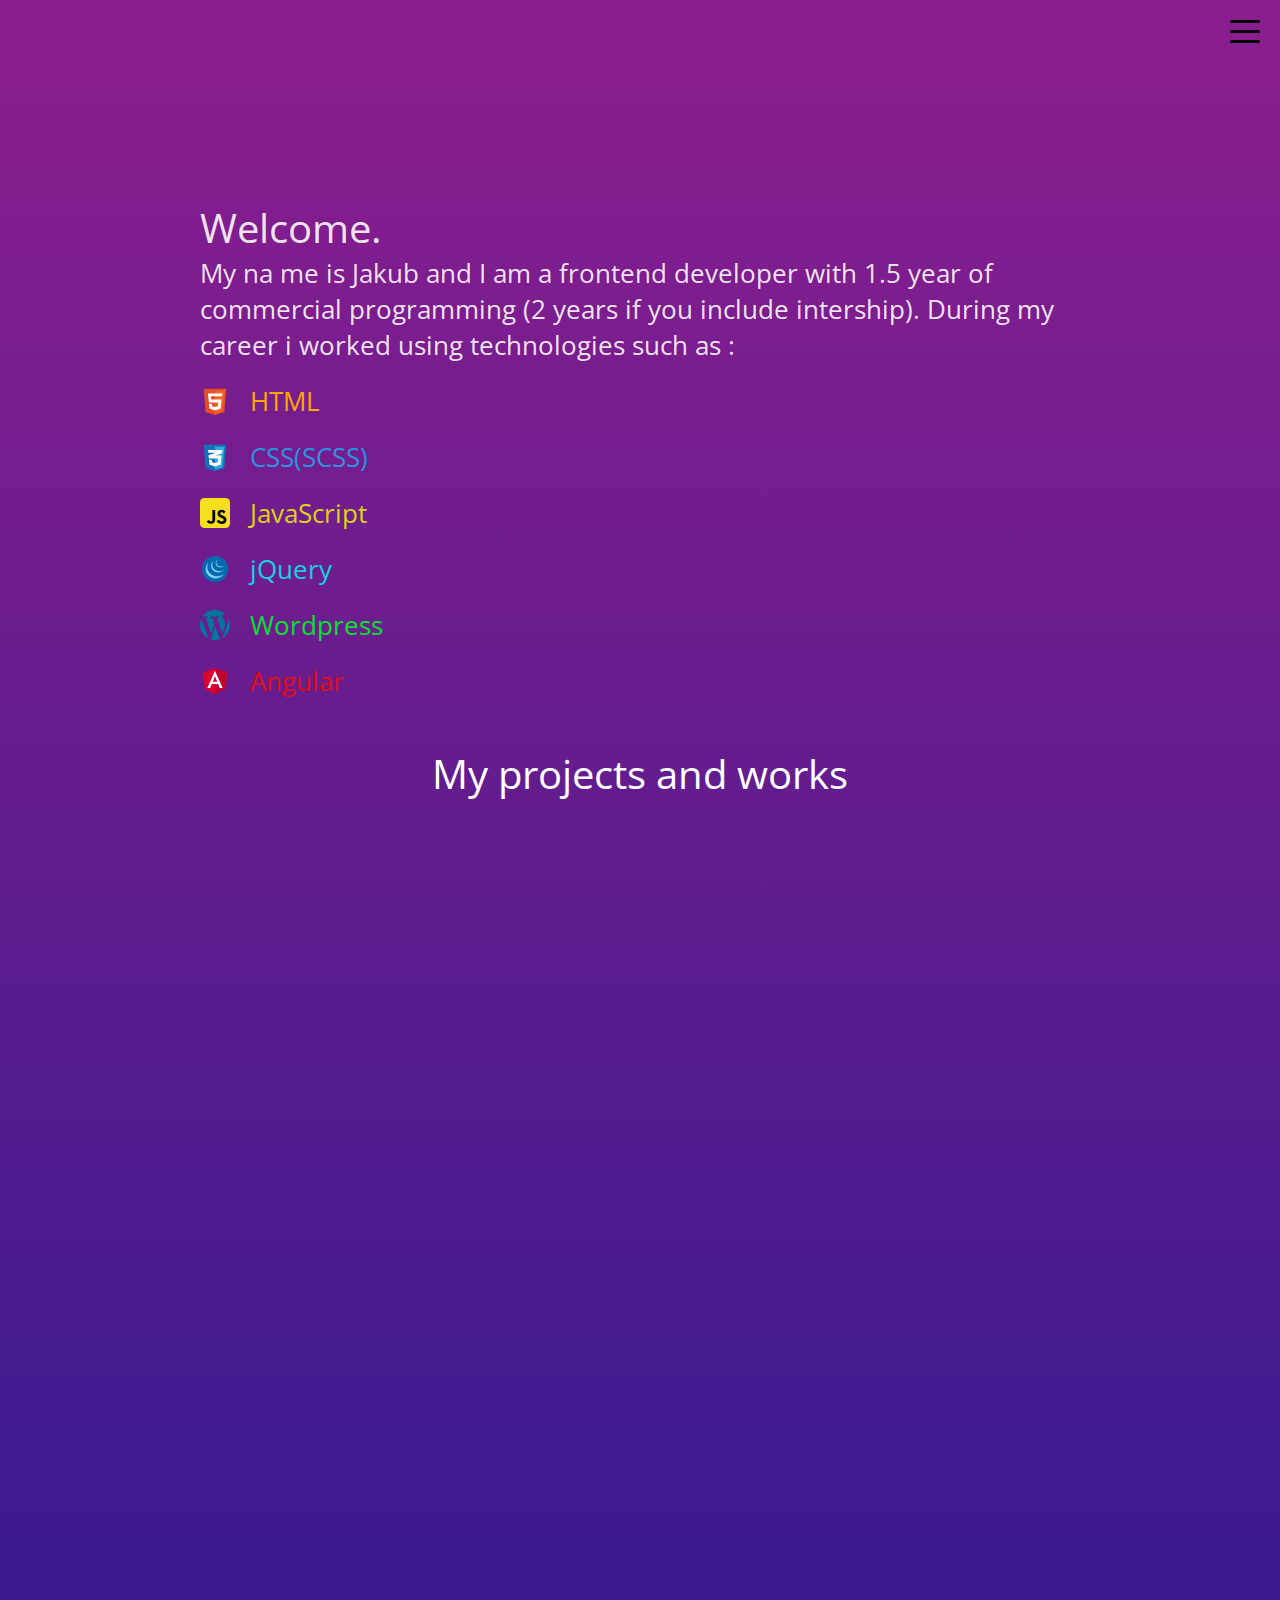
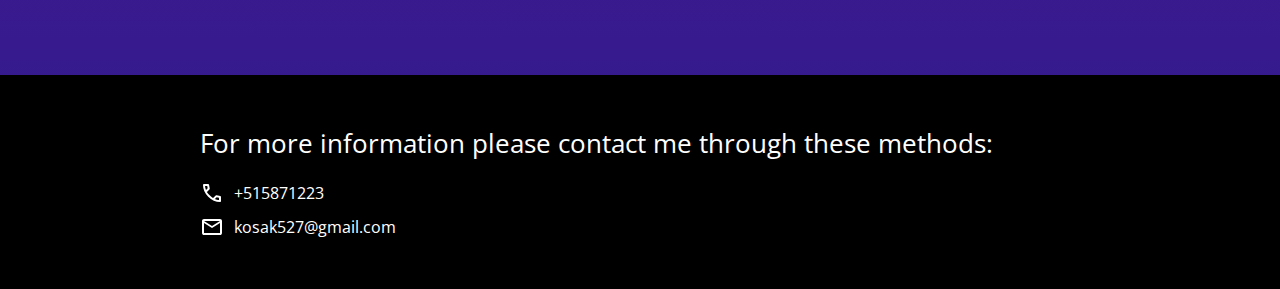
<file: index.html>
<!DOCTYPE html>
<html lang="en">

<head>
   <meta charset="UTF-8" />
   <meta name="viewport" content="width=device-width, initial-scale=1.0" />
   <link rel="stylesheet" href="styles.css" />
   <link rel="preconnect" href="https://fonts.googleapis.com" />
   <link rel="preconnect" href="https://fonts.gstatic.com" crossorigin />
   <link href="https://fonts.googleapis.com/css2?family=Open+Sans:wght@600&family=Victor+Mono&display=swap"
      rel="stylesheet" />
   <script src="https://cdn.jsdelivr.net/npm/gsap@3.12.5/dist/gsap.min.js"></script>
   <title>Jakub Kosakowski - portfolio</title>
</head>

<body>
   <!-- <div class="preloader"></div> -->
   <nav class="nav">
      <div class="logo"></div>
      <div class="menu_btn dot">
         <span></span><span></span><span></span>
      </div>

   </nav>

   <div class="menu">
      <div class="menu_items_cont">
         <div class="single_item_cont dot">
            <div class="single_item">
               <div class="start_state">Home</div>
               <div class="hover_state">(Home)</div>
            </div>
         </div>


         <div class="single_item_cont dot">
            <a href="./components/gallery/index.html" class="single_item">
               <div class="start_state">Gallery</div>
               <div class="hover_state">(Gallery)</div>
            </a>
         </div>
         <div class="single_item_cont dot">
            <a class="single_item" href="/games/guessCard/index.html">
               <div class="start_state">Memory Game</div>
               <div class="hover_state">(Memory Game)</div>
            </a>
         </div>
         <div class="single_item_cont dot">
            <a class="single_item" href="/components/cart/index.html">
               <div class="start_state">Cart</div>
               <div class="hover_state">(Cart)</div>
            </a>
         </div>
         <div class="single_item_cont dot">
            <a class="single_item" href="/components/quote/index.html">
               <div class="start_state">Quote</div>
               <div class="hover_state">(Quote)</div>
            </a>
         </div>
      </div>
   </div>


   <div class="wrapper">
      <div class="main_section">
         <div class="left_side">
            <div class="title">Welcome.</div>
            <div class="desc">
               My na me is Jakub and I am a frontend developer with 1.5 year of commercial programming (2 years
               if
               you include intership). During my career i worked using technologies such as :
               <div class="desc_tech">
                  <div>
                     <img src="./img/html-5-svgrepo-com.svg" alt="">
                     <span>HTML</span>
                  </div>
                  <div>
                     <img src="./img/css-3-svgrepo-com.svg" alt="">
                     <span>CSS(SCSS)</span>
                  </div>
                  <div>
                     <img src="./img/javascript-svgrepo-com.svg" alt="">
                     <span>JavaScript</span>
                  </div>
                  <div>
                     <img src="./img/jquery-svgrepo-com.svg" alt="">
                     <span>jQuery</span>
                  </div>
                  <div>
                     <img src="./img/wordpress-color-svgrepo-com.svg" alt="">
                     <span>Wordpress</span>
                  </div>
                  <div>
                     <img src="./img/angular-svgrepo-com.svg" alt="">
                     <span>Angular</span>
                  </div>

               </div>




            </div>
            <div class="icons">

            </div>
         </div>
         <!-- <div class="right_side">
            <img src="./img/ja.png" alt="ja">
         </div> -->
      </div>
   </div>


   <div class="wrapper">
      <div class="projects_wrapper">

         <div class="projects_title anim">
            My projects and works
         </div>
         <div class="other_projects anim">
            <div class="single_project anim">
               <div class="project_content">
                  <div class="title">Vinmark</div>
                  <div class="desc">Simple one page website made for one of my acquaintance. It is made on WP with
                     custom template and few plugins, mainly using ACF for content editing</div>
                  <div class="links">
                     <a href="" class="link">link</a>
                  </div>
               </div>

            </div>
            <div class="single_project anim">
               <div class="project_content">
                  <div class="title">Memory Game</div>
                  <div class="desc">A simple card game involving finding all the pairs of cards on the page. All cards
                     are mixed and randomly distributed across the board</div>
                  <div class="links">
                     <a href="./games/guessCard/index.html" class="link">link</a>
                     <a href="https://github.com/Kosak001/Portfolio/tree/main/games/guessCard" class="link">github</a>
                  </div>
               </div>
            </div>
            <div class="single_project anim">
               <div class="project_content">
                  <div class="title">Gallery</div>
                  <div class="desc">Gallery component with nine pictures. After clicking on any of them it opens modal
                     with those photos for user to swipe through them</div>
                  <div class="links">
                     <a href="./components/gallery/index.html" class="link">link</a>
                     <a href="https://github.com/Kosak001/Portfolio/tree/main/components/gallery"
                        class="link">github</a>
                  </div>
               </div>
            </div>
            <div class="single_project anim">
               <div class="project_content">
                  <div class="title">Quote</div>
                  <div class="desc">Advice generator app - A simple project that use the Advice Slip API to generate
                     random quotes of advice.</div>
                  <div class="links">
                     <a href="./components/quote/index.html" class="link">link</a>
                     <a href="https://github.com/Kosak001/Portfolio/tree/main/components/quote" class="link">github</a>
                  </div>
               </div>
            </div>
            <div class="single_project anim">
               <div class="project_content">
                  <div class="title">FAQ Accordion</div>
                  <div class="desc">Page with accordions. There is more info about me.</div>
                  <div class="links">
                     <a href="./components/faq/index.html" class="link">link</a>
                     <a href="https://github.com/Kosak001/Portfolio/tree/main/components/faq" class="link">github</a>
                  </div>
               </div>
            </div>
            <div class="single_project anim">
               <div class="project_content">
                  <div class="title">Cart</div>
                  <div class="desc">Project with simple cart and few products. JSON file used for populating the DOM
                     dynamically</div>
                  <div class="links">
                     <a href="./components/cart/index.html" class="link">link</a>
                     <a href="https://github.com/Kosak001/Portfolio/tree/main/components/cart" class="link">github</a>
                  </div>
               </div>
            </div>

         </div>

      </div>
   </div>

   <!-- <div class="square_bgc_1">

   </div>
   <div class="square_bgc_2">

   </div> -->

   <div class="footer">
      <div class="wrapper">

         <div class="contact_info">
            <div class="desc">
               For more information please contact me through these methods:
            </div>
            <div class="phone">

               <a href="tel:+48515871223"> <svg xmlns="http://www.w3.org/2000/svg" height="24" viewBox="0 -960 960 960"
                     width="24">
                     <path
                        d="M798-120q-125 0-247-54.5T329-329Q229-429 174.5-551T120-798q0-18 12-30t30-12h162q14 0 25 9.5t13 22.5l26 140q2 16-1 27t-11 19l-97 98q20 37 47.5 71.5T387-386q31 31 65 57.5t72 48.5l94-94q9-9 23.5-13.5T670-390l138 28q14 4 23 14.5t9 23.5v162q0 18-12 30t-30 12ZM241-600l66-66-17-94h-89q5 41 14 81t26 79Zm358 358q39 17 79.5 27t81.5 13v-88l-94-19-67 67ZM241-600Zm358 358Z" />
                  </svg>
                  +515871223</a>
            </div>
            <div class="email">

               <a href="mailto:kosak527@gmail.com">
                  <svg xmlns="http://www.w3.org/2000/svg" height="24" viewBox="0 -960 960 960" width="24">
                     <path
                        d="M160-160q-33 0-56.5-23.5T80-240v-480q0-33 23.5-56.5T160-800h640q33 0 56.5 23.5T880-720v480q0 33-23.5 56.5T800-160H160Zm320-280L160-640v400h640v-400L480-440Zm0-80 320-200H160l320 200ZM160-640v-80 480-400Z" />
                  </svg>kosak527@gmail.com</a>
            </div>
         </div>
      </div>
   </div>


   <script src="script.js"></script>
</body>

</html>
</file>
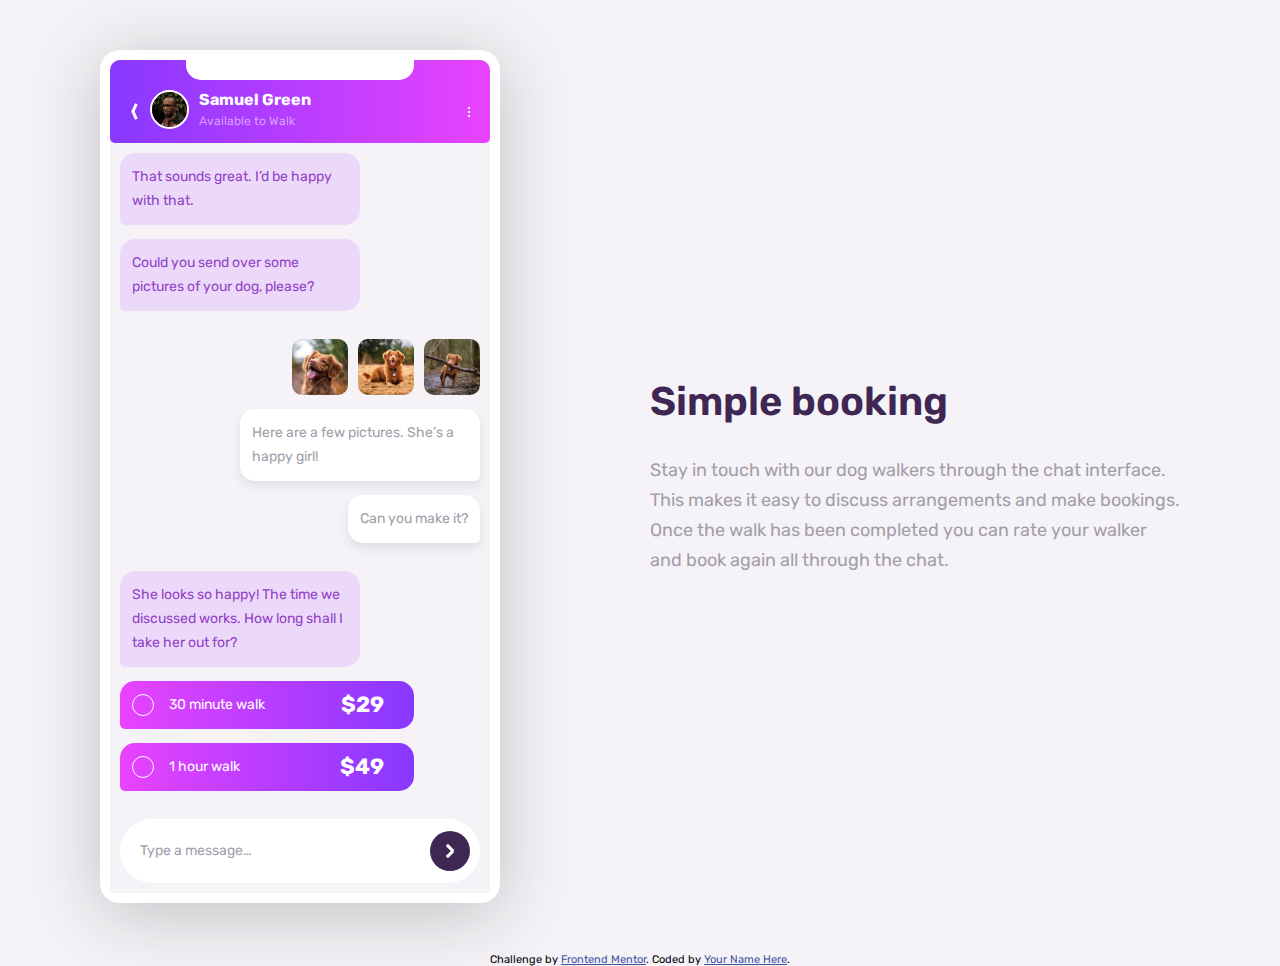
<file: components/chat-app-css/index.html>
<!DOCTYPE html>
<html lang="en">

<head>
  <meta charset="UTF-8">
  <meta name="viewport" content="width=device-width, initial-scale=1.0">
  <!-- displays site properly based on user's device -->

  <link rel="icon" type="image/png" sizes="32x32" href="./images/favicon-32x32.png">

  <title>Frontend Mentor | [Challenge Name Here]</title>
  <link rel="preconnect" href="https://fonts.googleapis.com">
  <link rel="preconnect" href="https://fonts.gstatic.com" crossorigin>
  <link href="https://fonts.googleapis.com/css2?family=Rubik:ital,wght@0,300..900;1,300..900&display=swap"
    rel="stylesheet">
  <!-- Feel free to remove these styles or customise in your own stylesheet 👍 -->
  <style>
    .attribution {
      font-size: 11px;
      text-align: center;
    }

    .attribution a {
      color: hsl(228, 45%, 44%);
    }
  </style>
  <link rel="stylesheet" href="styles.css">
</head>

<body>
  <div class="container">
    <div class="content">
      <div class="phone_shape">
        <div class="phone_top_shape">

        </div>
        <div class="phone_content">
          <div class="user">
            <div class="back_icon">
              <span></span>
              <span></span>
            </div>
            <div class="user_img">
              <img src="./images/avatar.jpg" alt="">
            </div>
            <div class="user_info">
              <div class="user_name">
                Samuel Green
              </div>
              <div class="user_desc">
                Available to Walk
              </div>
            </div>
            <div class="user_dots">
              <span></span>
              <span></span>
              <span></span>
            </div>
          </div>
          <div class="chats">
            <div class="left_message">
              That sounds great. I’d be happy with that.
            </div>
            <div class="left_message">
              Could you send over some pictures of your dog, please?
            </div>
            <div class="right_message_img">
              <img src="./images/dog-image-1.jpg" alt=""><img src="./images/dog-image-2.jpg" alt=""><img
                src="./images/dog-image-3.jpg" alt="">
            </div>
            <div class="right_message">
              Here are a few pictures. She’s a happy girl!
            </div>
            <div class="right_message">
              Can you make it?
            </div>
            <div class="left_message">
              She looks so happy! The time we discussed works. How long shall I take her out for?
            </div>
            <div class="left_message second_pattern">
              <span>
                30 minute walk
              </span>
              <span>
                $29
              </span>
            </div>
            <div class="left_message second_pattern">
              <span>
                1 hour walk
              </span>
              <span>
                $49
              </span>
            </div>
            <div class="new_message">
              <div class="new_message_text">
                Type a message…
              </div>
              <div class="new_message_btn"></div>
            </div>
          </div>

        </div>
      </div>

      <div class="desc_content">
        <div class="desc_content_title">
          Simple booking
        </div>
        <div class="desc_content_text">
          Stay in touch with our dog walkers through the chat interface. This makes it easy to
          discuss arrangements and make bookings. Once the walk has been completed you can rate
          your walker and book again all through the chat.
        </div>
      </div>
    </div>

  </div>


















  <div class="attribution">
    Challenge by <a href="https://www.frontendmentor.io?ref=challenge" target="_blank">Frontend Mentor</a>.
    Coded by <a href="#">Your Name Here</a>.
  </div>
</body>

</html>
</file>
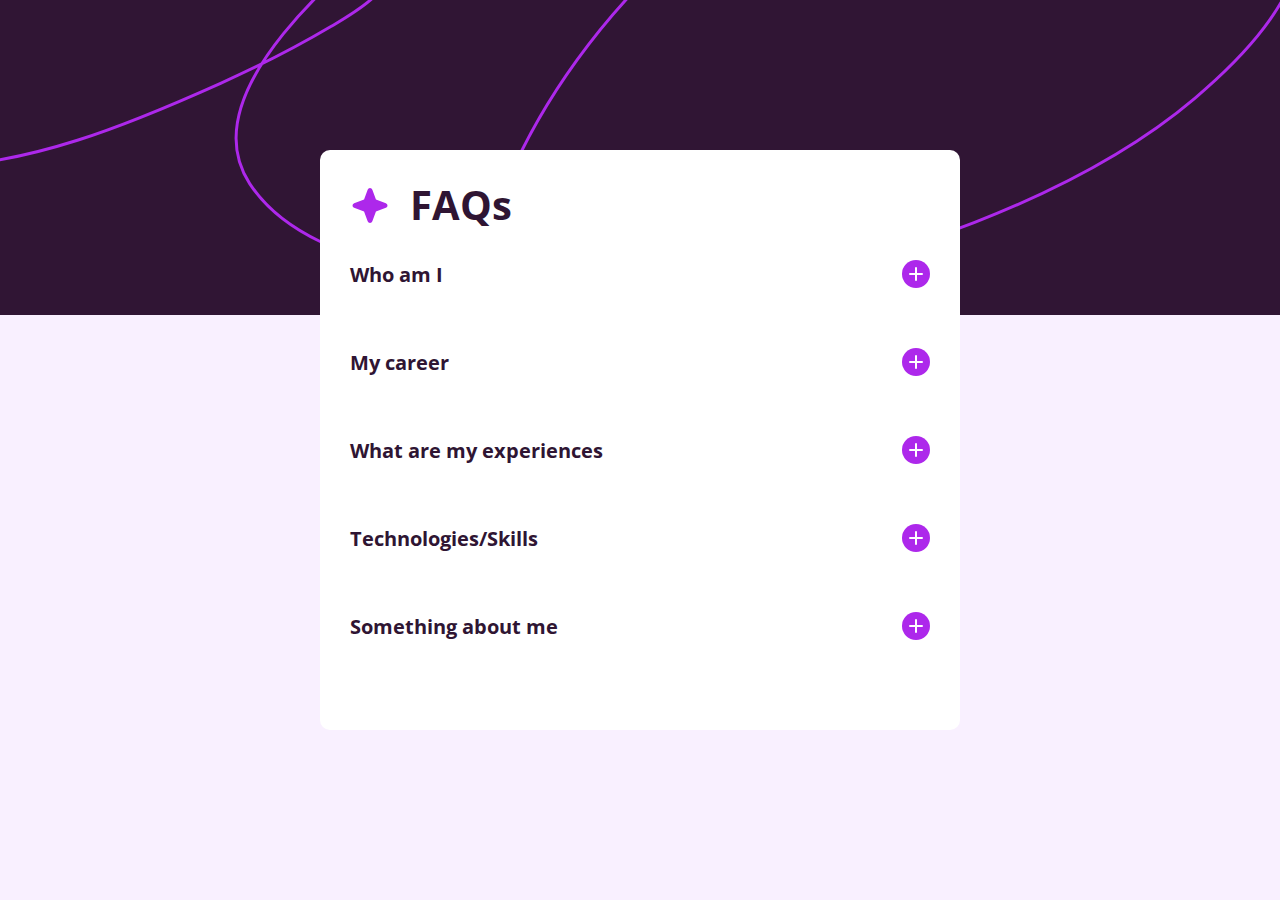
<file: components/faq/index.html>
<!DOCTYPE html>
<html lang="en">

<head>
  <meta charset="UTF-8">
  <meta name="viewport" content="width=device-width, initial-scale=1.0">
  <!-- displays site properly based on user's device -->
  <link rel="preconnect" href="https://fonts.googleapis.com">
  <link rel="preconnect" href="https://fonts.gstatic.com" crossorigin>
  <link href="https://fonts.googleapis.com/css2?family=Open+Sans:ital,wght@0,300..800;1,300..800&display=swap"
    rel="stylesheet">

  <link rel="stylesheet" href="styles.css">
  <title>Frontend Mentor | FAQ accordion</title>

  <!-- Feel free to remove these styles or customise in your own stylesheet 👍 -->
  <style>

  </style>
</head>

<body>
  <div class="container">
    <div class="bgc"></div>
    <div class="card">
      <div class="title">
        <img src="../faq/assets/images/icon-star.svg" alt="">
        <span>FAQs</span>
      </div>

      <div class="accordions_cont">
        <div class="accordion">
          <div class="acc_title">Who am I
            <div class="img_cont">
              <span class="line_one"></span>
              <span class="line_two"></span>
            </div>
          </div>
          <div class="acc_content">
            Jakub, currently 25 years old, I live near a town called Nowy Sącz where i studied IT
          </div>
        </div>
        <div class="accordion">
          <div class="acc_title">My career
            <div class="img_cont">
              <span class="line_one"></span>
              <span class="line_two"></span>
            </div>
          </div>
          <div class="acc_content">
            I worked 1.5 year in a company in the city mentioned earlier as web developer. Before that I had an
            intership in the same
            place(which was bassicaly the same as work but without a pay) to gain experience
          </div>
        </div>
        <div class="accordion">
          <div class="acc_title">What are my experiences
            <div class="img_cont">
              <span class="line_one"></span>
              <span class="line_two"></span>
            </div>
          </div>
          <div class="acc_content"> I have participated in many projects both foreign and domestic.
            I mainly worked with CMS Wordpress. Many plugins like ACF, Yoast and Woocommerce are not new to me.
            I also took part in a few Angular projects. I am proficient with checking websites/apps by either manual
            testing or by framework like cypress as I did it quite often During international projects I had opportunity
            to contact with
            many poeple through programs such as Jira, Trello or Google meetings for daily updates.
          </div>
        </div>
        <div class="accordion">
          <div class="acc_title">Technologies/Skills
            <div class="img_cont">
              <span class="line_one"></span>
              <span class="line_two"></span>
            </div>
          </div>
          <div class="acc_content">I am proficient with using HTML and CSS with preprocessor SCSS - created many pages
            from scratch, animations and cool effects.
            <br> <br>
            Decent with JS and PHP(in WP enviroment) - I worked with many libraries such as: threejs, jQuery, swiper,
            lightbox, parsley itd.
            <br> <br>
            JS Frameworks - Beginner as I only worked with these technologies a little, either at work or at university.
            <br> <br>
            English - I think I'm at B2 level, enough to understand documentations or converse with foreigners.
          </div>
        </div>
        <div class="accordion">
          <div class="acc_title">Something about me
            <div class="img_cont">
              <span class="line_one"></span>
              <span class="line_two"></span>
            </div>
          </div>
          <div class="acc_content">I am young easygoing person, mostly calm and composed, there are no fights with me
            cause i am not seekeing them(quote from somewhere, I don't remember where I know it from but it describes me
            well). I am always keen to learning new things, not only in field of programming but also others like
            cultures
            and history. In my freetime i like to meet with friends to play some games or simply talk. I am also
            interested in doing sports, playing outdoor or going to the gym.
          </div>
        </div>

      </div>
    </div>
  </div>
  <script src="script.js"></script>
</body>

</html>
</file>
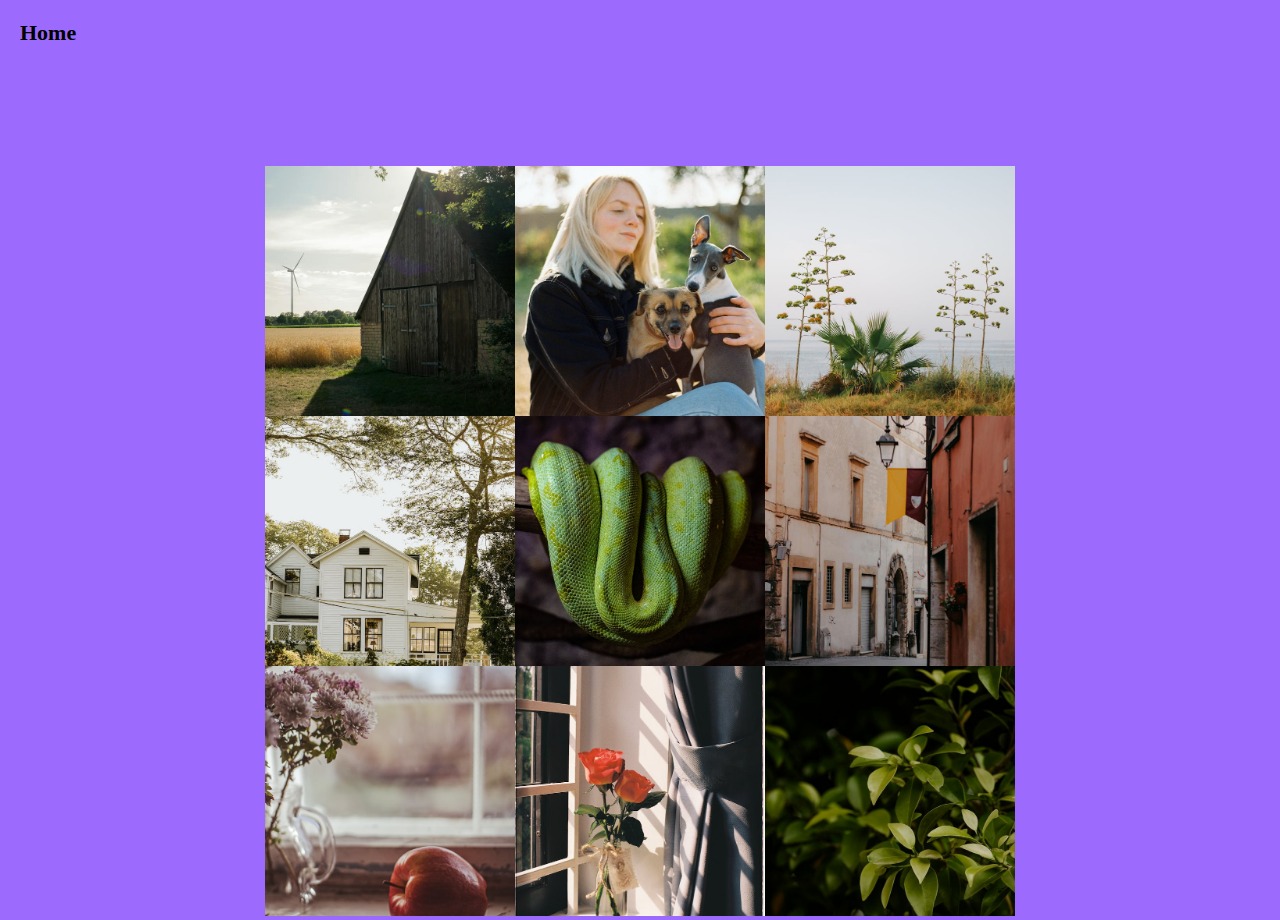
<file: components/gallery/index.html>
<!DOCTYPE html>
<html lang="en">

<head>
    <meta charset="UTF-8">
    <meta name="viewport" content="width=device-width, initial-scale=1.0">
    <title>Gallery</title>
    <link rel="stylesheet" href="./styles.css">
    <link rel="stylesheet" href="./swiper-bundle-min.css">
</head>

<body>
    <a class="go_home" href="/">Home</a>
    <div class="gallery_container">
        <div><img src="./img/pexels-alex-fu-12982035.jpg" alt=""></div>
        <div><img src="./img/pexels-alina-skazka-19225765.jpg" alt=""></div>
        <div><img src="./img/pexels-carsten-kohler-17855161.jpg" alt=""></div>
        <div><img src="./img/pexels-leah-kelley-9493792.jpg" alt=""></div>
        <div><img src="./img/pexels-louis-teboul-19137864.jpg" alt=""></div>
        <div><img src="./img/pexels-nati-18374442.jpg" alt=""></div>
        <div><img src="./img/pexels-ruslan-sikunov-19073596.jpg" alt=""></div>
        <div><img src="./img/pexels-stayhereforu-16349257.jpg" alt=""></div>
        <div><img src="./img/pexels-valeriia-miller-18715721.jpg" alt=""></div>
    </div>

    <div class="modal_container">
        <div class="swiper mySwiper">
            <div class="swiper-wrapper">
            </div>
            <div class="swiper-button-next"></div>
            <div class="swiper-button-prev"></div>
        </div>

        <div class="close_icon">
        </div>
    </div>

    <script src="./swiper-bundle.min.js"></script>
    <script src="./main.js"></script>
</body>

</html>
</file>
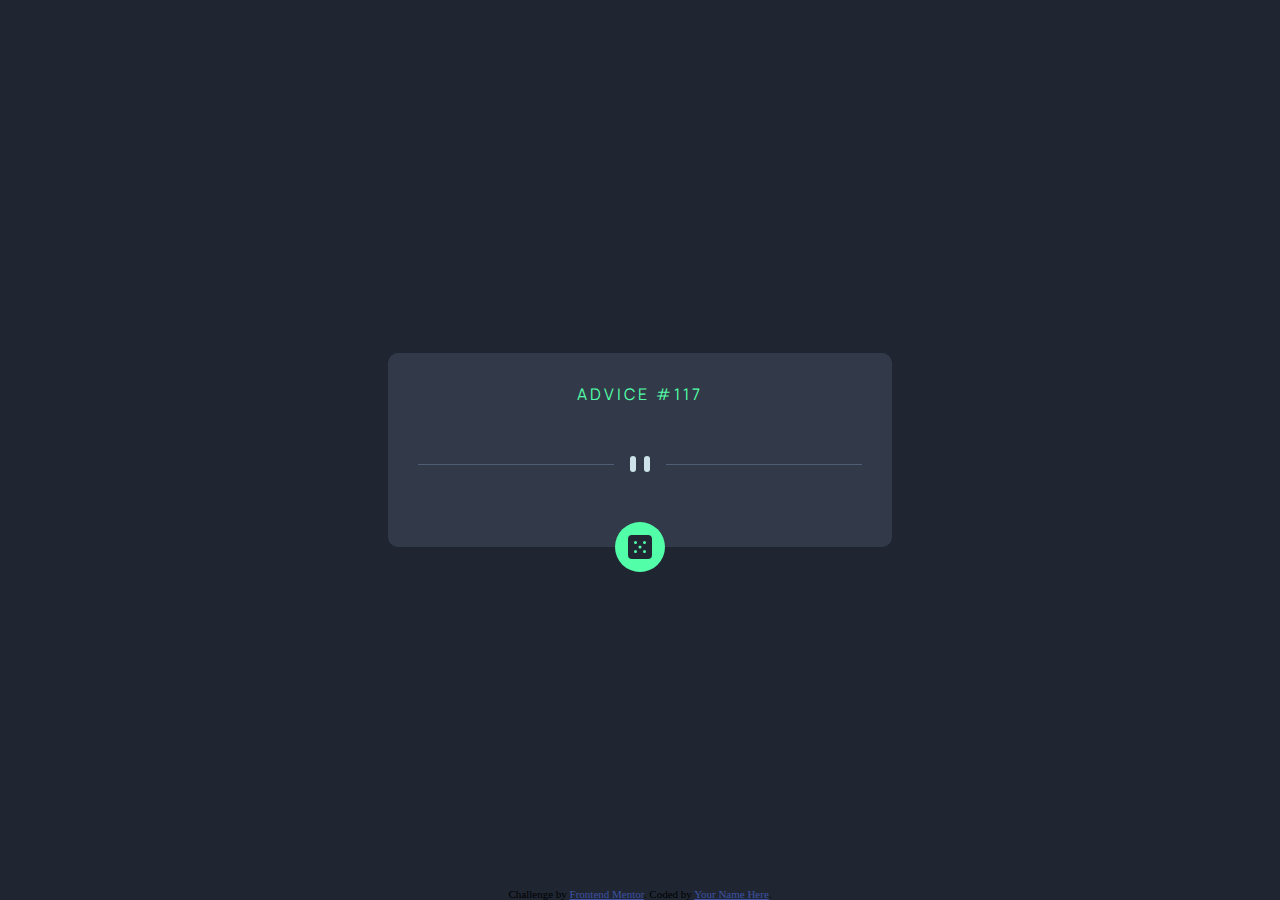
<file: components/quote/index.html>
<!DOCTYPE html>
<html lang="en">

<head>
  <meta charset="UTF-8">
  <meta name="viewport" content="width=device-width, initial-scale=1.0">
  <!-- displays site properly based on user's device -->

  <link rel="icon" type="image/png" sizes="32x32" href="./images/favicon-32x32.png">

  <title>Frontend Mentor | Advice generator app</title>
  <link rel="preconnect" href="https://fonts.googleapis.com">
  <link rel="preconnect" href="https://fonts.gstatic.com" crossorigin>
  <link href="https://fonts.googleapis.com/css2?family=Manrope:wght@200..800&display=swap" rel="stylesheet">
  <!-- Feel free to remove these styles or customise in your own stylesheet 👍 -->
  <style>
    .attribution {
      font-size: 11px;
      text-align: center;
      position: absolute;
      bottom: 0;
      left: 50%;
      transform: translateX(-50%);
    }

    .attribution a {
      color: hsl(228, 45%, 44%);
    }
  </style>
  <link rel="stylesheet" href="styles.css">
</head>

<body>

  <div class="content">
    <div class="advice_title">Advice #<span>117</span></div>
    <div class="advice_text"></div>
    <div class="advice_divider">
      <svg width="444" height="16" xmlns="http://www.w3.org/2000/svg">
        <g fill="none" fill-rule="evenodd">
          <path fill="#4F5D74" d="M0 8h196v1H0zM248 8h196v1H248z" />
          <g transform="translate(212)" fill="#CEE3E9">
            <rect width="6" height="16" rx="3" />
            <rect x="14" width="6" height="16" rx="3" />
          </g>
        </g>
      </svg>
    </div>
    <div class="advice_divider_mobile">
      <svg width="295" height="16" xmlns="http://www.w3.org/2000/svg">
        <g fill="none" fill-rule="evenodd">
          <path fill="#4F5D74" d="M0 8h122v1H0zM173 8h122v1H173z" />
          <g transform="translate(138)" fill="#CEE3E9">
            <rect width="6" height="16" rx="3" />
            <rect x="14" width="6" height="16" rx="3" />
          </g>
        </g>
      </svg>
    </div>
    <div class="load_new_advice_btn">
      <svg width="24" height="24" xmlns="http://www.w3.org/2000/svg">
        <path
          d="M20 0H4a4.005 4.005 0 0 0-4 4v16a4.005 4.005 0 0 0 4 4h16a4.005 4.005 0 0 0 4-4V4a4.005 4.005 0 0 0-4-4ZM7.5 18a1.5 1.5 0 1 1 0-3 1.5 1.5 0 0 1 0 3Zm0-9a1.5 1.5 0 1 1 0-3 1.5 1.5 0 0 1 0 3Zm4.5 4.5a1.5 1.5 0 1 1 0-3 1.5 1.5 0 0 1 0 3Zm4.5 4.5a1.5 1.5 0 1 1 0-3 1.5 1.5 0 0 1 0 3Zm0-9a1.5 1.5 0 1 1 0-3 1.5 1.5 0 0 1 0 3Z"
          fill="#202733" />
      </svg>
    </div>
  </div>

  <div class="attribution">
    Challenge by <a href="https://www.frontendmentor.io?ref=challenge" target="_blank">Frontend Mentor</a>.
    Coded by <a href="#">Your Name Here</a>.
  </div>
  <script src="script.js"></script>
</body>

</html>
</file>
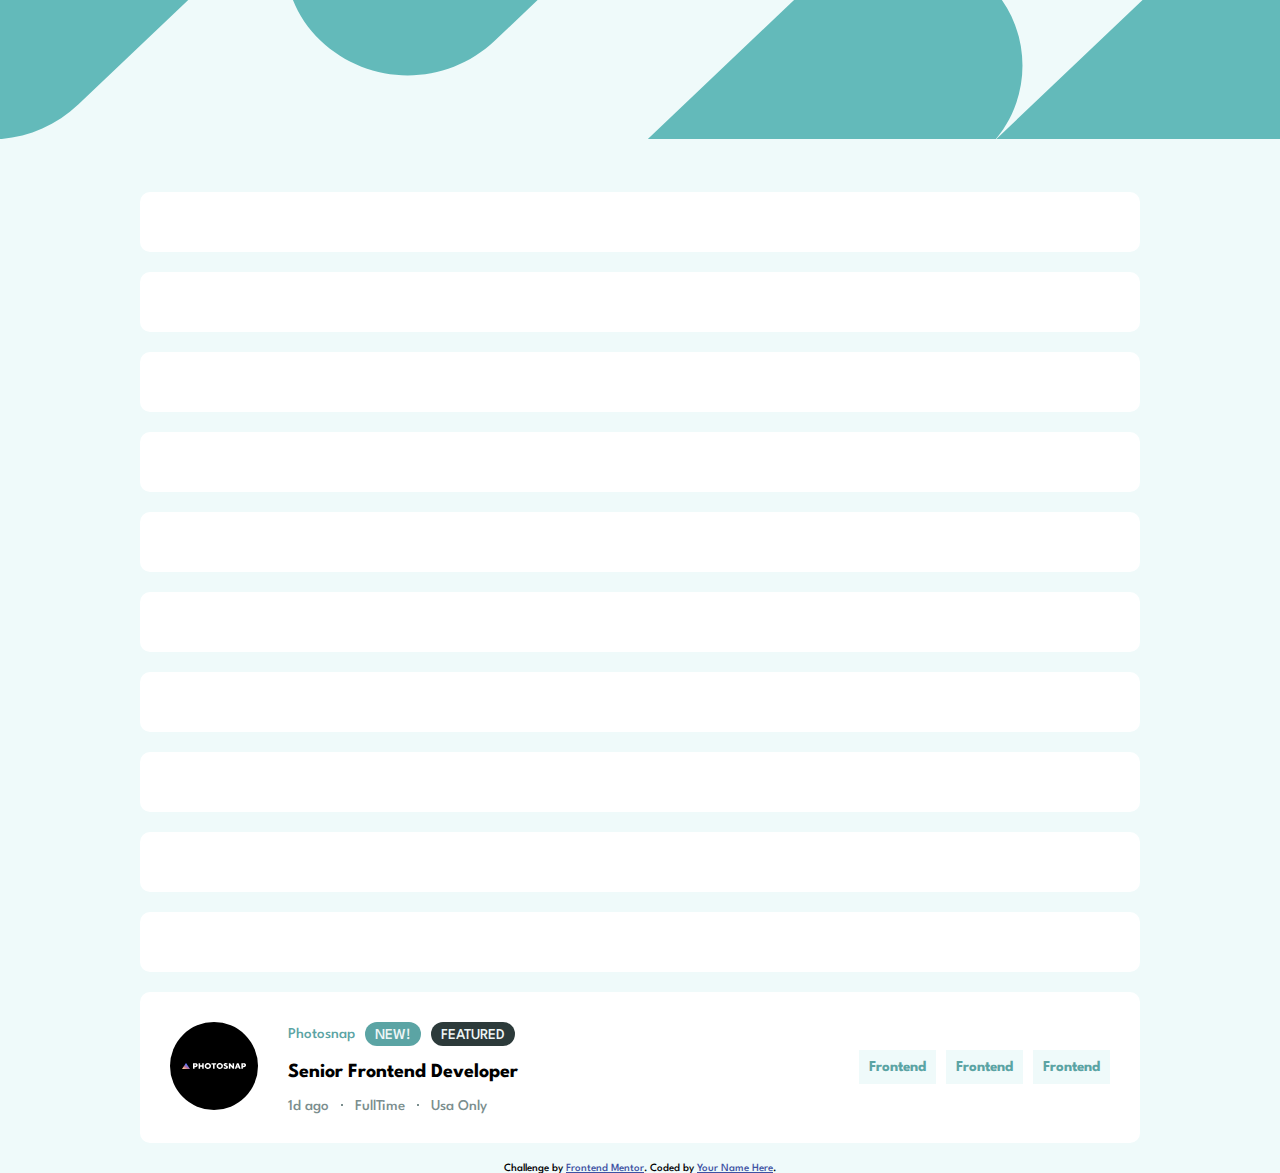
<file: components/static-job-listings-master/index.html>
<!DOCTYPE html>
<html lang="en">

<head>
  <meta charset="UTF-8">
  <meta name="viewport" content="width=device-width, initial-scale=1.0">
  <!-- displays site properly based on user's device -->

  <link rel="icon" type="image/png" sizes="32x32" href="./images/favicon-32x32.png">
  <link rel="stylesheet" href="styles.css">

  <title>Frontend Mentor | Job Listings</title>

  <!-- Feel free to remove these styles or customise in your own stylesheet 👍 -->
  <style>
    .attribution {
      font-size: 11px;
      text-align: center;
    }

    .attribution a {
      color: hsl(228, 45%, 44%);
    }
  </style>
</head>

<body>
  <img class="bg_header" src="./images/bg-header-desktop.svg" alt="">

  <div class="container">
    <div class="jobs_container">
      
    </div>
    <div class="single_job">
      <div class="job_logo">
        <img src="./images/photosnap.svg" alt="">
      </div>
      <div class="job_info">
        <div class="job_info_top">
          <div class="job_info_company">Photosnap</div>
          <div class="job_info_new">New!</div>
          <div class="job_info_featured">Featured</div>
        </div>
        <div class="job_info_middle">
          Senior Frontend Developer
        </div>
        <div class="job_info_bottom">
          <div class="job_info_posted">1d ago</div>
          <div class="dot"></div>
          <div class="job_info_contract">FullTime</div>
          <div class="dot"></div>
          <div class="job_info_location">Usa Only</div>
        </div>

      </div>
      <div class="job_roles">
        <div class="job_single_role">Frontend</div>
        <div class="job_single_role">Frontend</div>
        <div class="job_single_role">Frontend</div>
      </div>
    </div>
  </div>
  <div class="attribution">
    Challenge by <a href="https://www.frontendmentor.io?ref=challenge" target="_blank">Frontend Mentor</a>.
    Coded by <a href="#">Your Name Here</a>.
  </div>
  <script src="./script.js"></script>
</body>

</html>
</file>
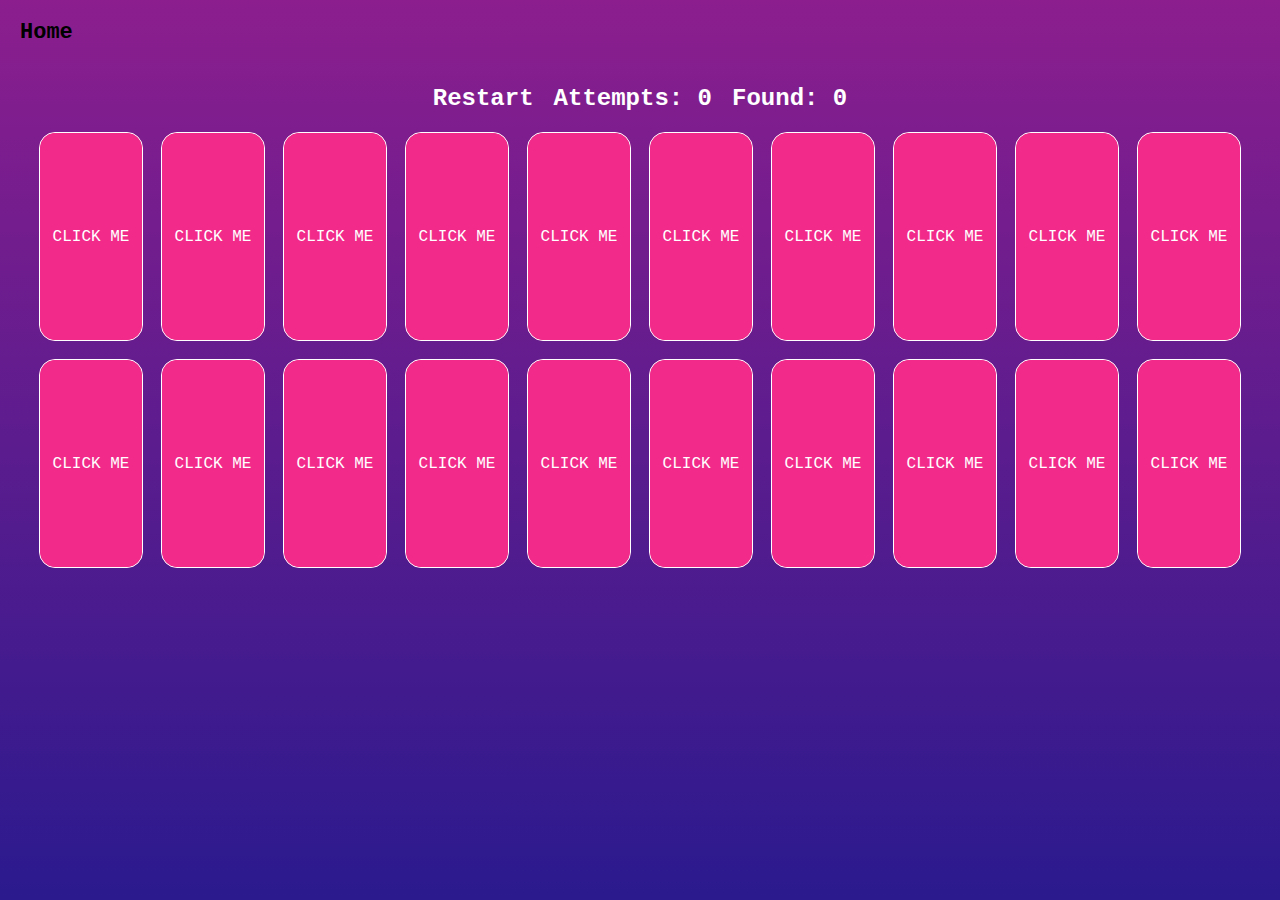
<file: games/guessCard/index.html>
<!DOCTYPE html>
<html lang="en">

<head>
    <meta charset="UTF-8">
    <meta name="viewport" content="width=device-width, initial-scale=1.0">
    <title>Memory game</title>
    <link rel="stylesheet" href="styles.css">
</head>

<body>
    <a class="go_home" href="/">Home</a>

    <div class="info_container">
        <div class="shuffle">
            Restart
        </div>
        <div class="attempts">Attempts: <span>0</span></div>
        <div class="founded">Found: <span>0</span></div>
    </div>
    <div class="cards_container">
        <div class="single_card" data-id="naruto">
            <div class="placeholder">CLICK ME</div><img src="./img/naruto.jpg" alt="">
        </div>
        <div class="single_card" data-id="naruto">
            <div class="placeholder">CLICK ME</div><img src="./img/naruto.jpg" alt="">
        </div>
        <div class="single_card" data-id="sasuke">
            <div class="placeholder">CLICK ME</div><img src="./img/sasuke.jpg" alt="">
        </div>
        <div class="single_card" data-id="sasuke">
            <div class="placeholder">CLICK ME</div><img src="./img/sasuke.jpg" alt="">
        </div>
        <div class="single_card" data-id="sakura">
            <div class="placeholder">CLICK ME</div><img src="./img/sakura.jpg" alt="">
        </div>
        <div class="single_card" data-id="sakura">
            <div class="placeholder">CLICK ME</div><img src="./img/sakura.jpg" alt="">
        </div>
        <div class="single_card" data-id="hinata">
            <div class="placeholder">CLICK ME</div><img src="./img/hinata.jpg" alt="">
        </div>
        <div class="single_card" data-id="hinata">
            <div class="placeholder">CLICK ME</div><img src="./img/hinata.jpg" alt="">
        </div>
        <div class="single_card" data-id="itachi">
            <div class="placeholder">CLICK ME</div><img src="./img/itachi.jpg" alt="">
        </div>
        <div class="single_card" data-id="itachi">
            <div class="placeholder">CLICK ME</div><img src="./img/itachi.jpg" alt="">
        </div>
        <div class="single_card" data-id="jiraya">
            <div class="placeholder">CLICK ME</div><img src="./img/jiraya.jpg" alt="">
        </div>
        <div class="single_card" data-id="jiraya">
            <div class="placeholder">CLICK ME</div><img src="./img/jiraya.jpg" alt="">
        </div>
        <div class="single_card" data-id="orochimaru">
            <div class="placeholder">CLICK ME</div><img src="./img/orochimaru.jpg" alt="">
        </div>
        <div class="single_card" data-id="orochimaru">
            <div class="placeholder">CLICK ME</div><img src="./img/orochimaru.jpg" alt="">
        </div>
        <div class="single_card" data-id="tsunade">
            <div class="placeholder">CLICK ME</div><img src="./img/tsunade.jpg" alt="">
        </div>
        <div class="single_card" data-id="tsunade">
            <div class="placeholder">CLICK ME</div><img src="./img/tsunade.jpg" alt="">
        </div>
        <div class="single_card" data-id="minato">
            <div class="placeholder">CLICK ME</div><img src="./img/minato.jpg" alt="">
        </div>
        <div class="single_card" data-id="minato">
            <div class="placeholder">CLICK ME</div><img src="./img/minato.jpg" alt="">
        </div>
        <div class="single_card" data-id="madara">
            <div class="placeholder">CLICK ME</div><img src="./img/madara.jpg" alt="">
        </div>
        <div class="single_card" data-id="madara">
            <div class="placeholder">CLICK ME</div><img src="./img/madara.jpg" alt="">
        </div>
    </div>



</body>
<script src="scripts.js"></script>

</html>
</file>
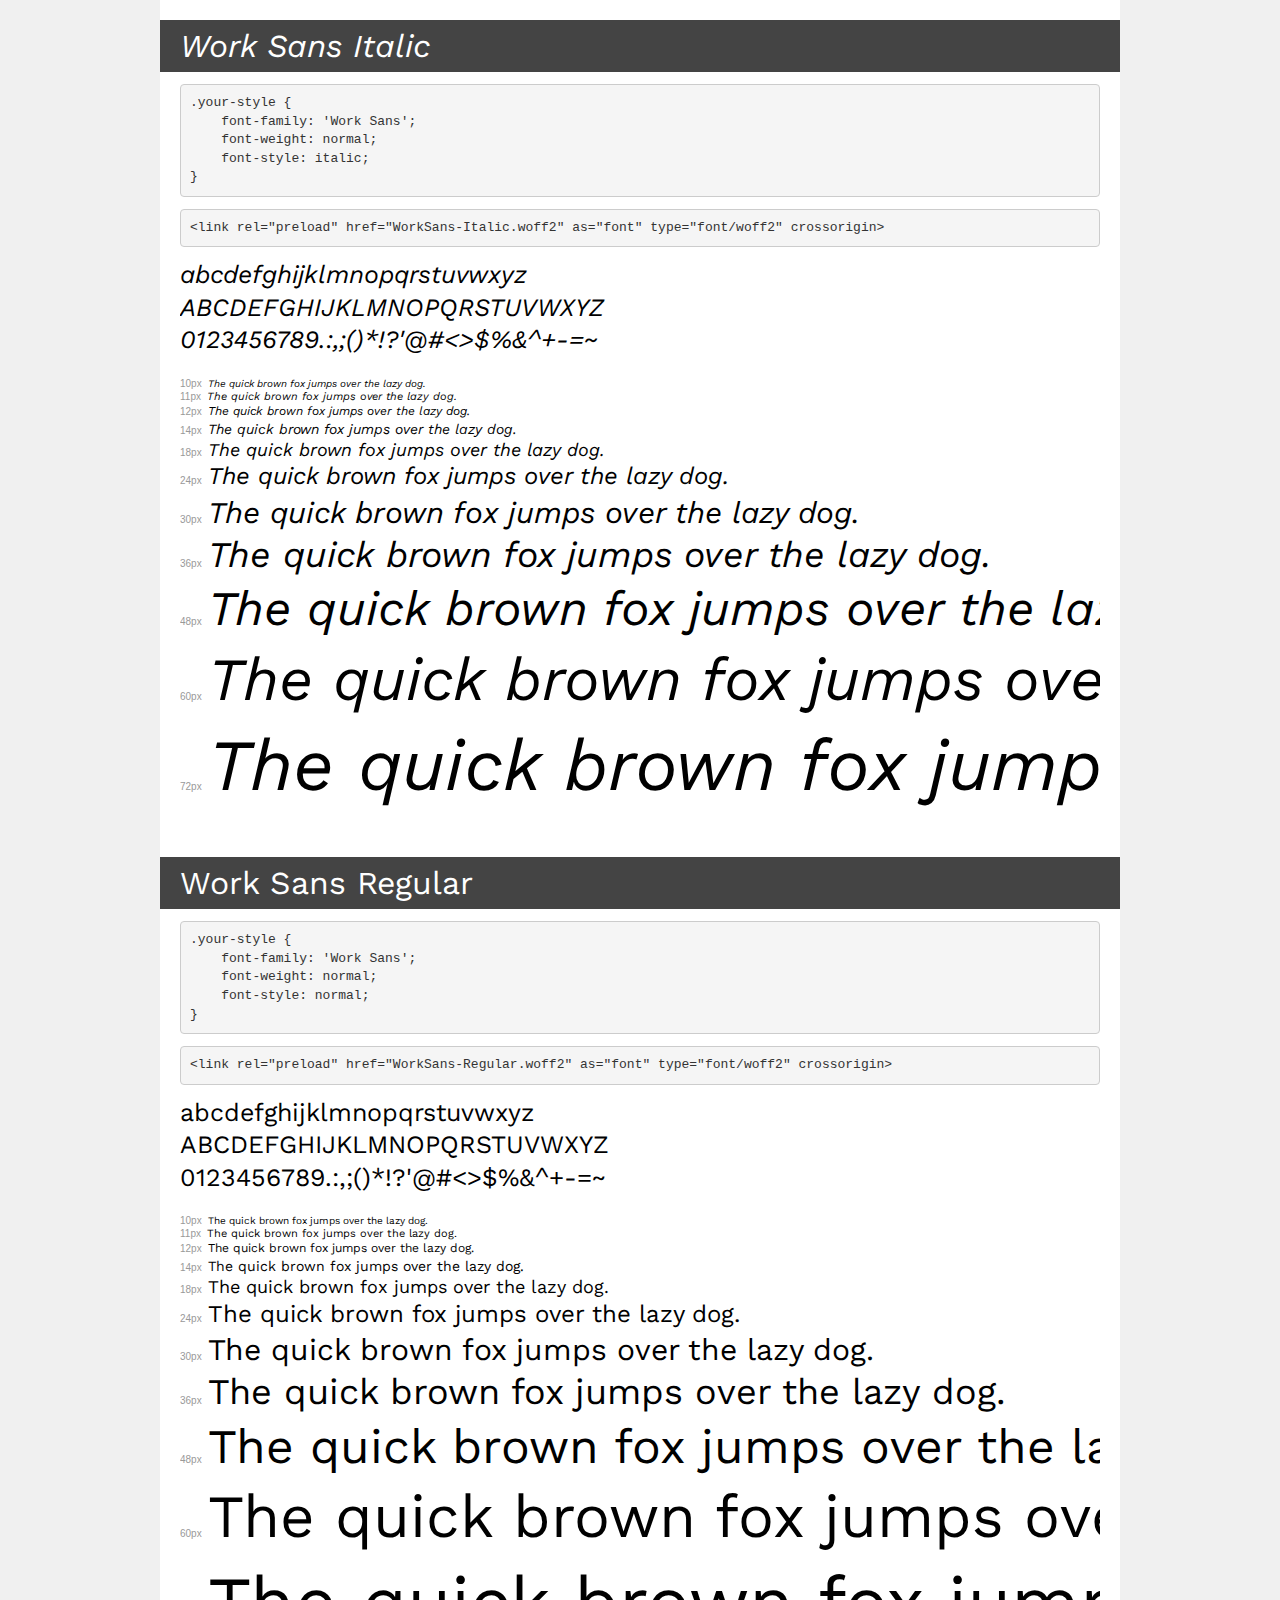
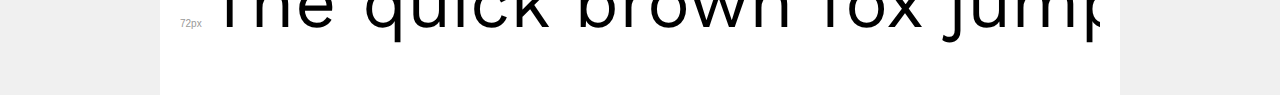
<file: components/faq/assets/fonts/demo.html>
<!DOCTYPE html>
<html lang="en">
<head>
    <meta charset="utf-8">
    <meta http-equiv="X-UA-Compatible" content="IE=edge">
    <meta name="viewport" content="width=device-width, initial-scale=1">
    <meta name="robots" content="noindex, noarchive">
    <meta name="format-detection" content="telephone=no">
    <title>Transfonter demo</title>
    <link href="stylesheet.css" rel="stylesheet">
    <style>
        /*
        http://meyerweb.com/eric/tools/css/reset/
        v2.0 | 20110126
        License: none (public domain)
        */
        html, body, div, span, applet, object, iframe,
        h1, h2, h3, h4, h5, h6, p, blockquote, pre,
        a, abbr, acronym, address, big, cite, code,
        del, dfn, em, img, ins, kbd, q, s, samp,
        small, strike, strong, sub, sup, tt, var,
        b, u, i, center,
        dl, dt, dd, ol, ul, li,
        fieldset, form, label, legend,
        table, caption, tbody, tfoot, thead, tr, th, td,
        article, aside, canvas, details, embed,
        figure, figcaption, footer, header, hgroup,
        menu, nav, output, ruby, section, summary,
        time, mark, audio, video {
            margin: 0;
            padding: 0;
            border: 0;
            font-size: 100%;
            font: inherit;
            vertical-align: baseline;
        }
        /* HTML5 display-role reset for older browsers */
        article, aside, details, figcaption, figure,
        footer, header, hgroup, menu, nav, section {
            display: block;
        }
        body {
            line-height: 1;
        }
        ol, ul {
            list-style: none;
        }
        blockquote, q {
            quotes: none;
        }
        blockquote:before, blockquote:after,
        q:before, q:after {
            content: '';
            content: none;
        }
        table {
            border-collapse: collapse;
            border-spacing: 0;
        }
        /* demo styles */
        body {
            background: #f0f0f0;
            color: #000;
        }
        .page {
            background: #fff;
            width: 920px;
            margin: 0 auto;
            padding: 20px 20px 0 20px;
            overflow: hidden;
        }
        .font-container {
            overflow-x: auto;
            overflow-y: hidden;
            margin-bottom: 40px;
            line-height: 1.3;
            white-space: nowrap;
            padding-bottom: 5px;
        }
        h1 {
            position: relative;
            background: #444;
            font-size: 32px;
            color: #fff;
            padding: 10px 20px;
            margin: 0 -20px 12px -20px;
        }
        .letters {
            font-size: 25px;
            margin-bottom: 20px;
        }
        .s10:before {
            content: '10px';
        }
        .s11:before {
            content: '11px';
        }
        .s12:before {
            content: '12px';
        }
        .s14:before {
            content: '14px';
        }
        .s18:before {
            content: '18px';
        }
        .s24:before {
            content: '24px';
        }
        .s30:before {
            content: '30px';
        }
        .s36:before {
            content: '36px';
        }
        .s48:before {
            content: '48px';
        }
        .s60:before {
            content: '60px';
        }
        .s72:before {
            content: '72px';
        }
        .s10:before, .s11:before, .s12:before, .s14:before,
        .s18:before, .s24:before, .s30:before, .s36:before,
        .s48:before, .s60:before, .s72:before {
            font-family: Arial, sans-serif;
            font-size: 10px;
            font-weight: normal;
            font-style: normal;
            color: #999;
            padding-right: 6px;
        }
        pre {
            display: block;
            padding: 9px;
            margin: 0 0 12px;
            font-family: Monaco, Menlo, Consolas, "Courier New", monospace;
            font-size: 13px;
            line-height: 1.428571429;
            color: #333;
            font-weight: normal;
            font-style: normal;
            background-color: #f5f5f5;
            border: 1px solid #ccc;
            overflow-x: auto;
            border-radius: 4px;
        }
        /* responsive */
        @media (max-width: 959px) {
            .page {
                width: auto;
                margin: 0;
            }
        }
    </style>
</head>
<body>
<div class="page">
    <div class="demo">
        <h1 style="font-family: 'Work Sans'; font-weight: normal; font-style: italic;">Work Sans Italic</h1>
        <pre title="Usage">.your-style {
    font-family: 'Work Sans';
    font-weight: normal;
    font-style: italic;
}</pre>
        <pre title="Preload (optional)">
&lt;link rel=&quot;preload&quot; href=&quot;WorkSans-Italic.woff2&quot; as=&quot;font&quot; type=&quot;font/woff2&quot; crossorigin&gt;</pre>
        <div class="font-container" style="font-family: 'Work Sans'; font-weight: normal; font-style: italic;">
            <p class="letters">
                abcdefghijklmnopqrstuvwxyz<br>
ABCDEFGHIJKLMNOPQRSTUVWXYZ<br>
                0123456789.:,;()*!?'@#&lt;&gt;$%&^+-=~
            </p>
            <p class="s10" style="font-size: 10px;">The quick brown fox jumps over the lazy dog.</p>
            <p class="s11" style="font-size: 11px;">The quick brown fox jumps over the lazy dog.</p>
            <p class="s12" style="font-size: 12px;">The quick brown fox jumps over the lazy dog.</p>
            <p class="s14" style="font-size: 14px;">The quick brown fox jumps over the lazy dog.</p>
            <p class="s18" style="font-size: 18px;">The quick brown fox jumps over the lazy dog.</p>
            <p class="s24" style="font-size: 24px;">The quick brown fox jumps over the lazy dog.</p>
            <p class="s30" style="font-size: 30px;">The quick brown fox jumps over the lazy dog.</p>
            <p class="s36" style="font-size: 36px;">The quick brown fox jumps over the lazy dog.</p>
            <p class="s48" style="font-size: 48px;">The quick brown fox jumps over the lazy dog.</p>
            <p class="s60" style="font-size: 60px;">The quick brown fox jumps over the lazy dog.</p>
            <p class="s72" style="font-size: 72px;">The quick brown fox jumps over the lazy dog.</p>
        </div>
    </div>

    <div class="demo">
        <h1 style="font-family: 'Work Sans'; font-weight: normal; font-style: normal;">Work Sans Regular</h1>
        <pre title="Usage">.your-style {
    font-family: 'Work Sans';
    font-weight: normal;
    font-style: normal;
}</pre>
        <pre title="Preload (optional)">
&lt;link rel=&quot;preload&quot; href=&quot;WorkSans-Regular.woff2&quot; as=&quot;font&quot; type=&quot;font/woff2&quot; crossorigin&gt;</pre>
        <div class="font-container" style="font-family: 'Work Sans'; font-weight: normal; font-style: normal;">
            <p class="letters">
                abcdefghijklmnopqrstuvwxyz<br>
ABCDEFGHIJKLMNOPQRSTUVWXYZ<br>
                0123456789.:,;()*!?'@#&lt;&gt;$%&^+-=~
            </p>
            <p class="s10" style="font-size: 10px;">The quick brown fox jumps over the lazy dog.</p>
            <p class="s11" style="font-size: 11px;">The quick brown fox jumps over the lazy dog.</p>
            <p class="s12" style="font-size: 12px;">The quick brown fox jumps over the lazy dog.</p>
            <p class="s14" style="font-size: 14px;">The quick brown fox jumps over the lazy dog.</p>
            <p class="s18" style="font-size: 18px;">The quick brown fox jumps over the lazy dog.</p>
            <p class="s24" style="font-size: 24px;">The quick brown fox jumps over the lazy dog.</p>
            <p class="s30" style="font-size: 30px;">The quick brown fox jumps over the lazy dog.</p>
            <p class="s36" style="font-size: 36px;">The quick brown fox jumps over the lazy dog.</p>
            <p class="s48" style="font-size: 48px;">The quick brown fox jumps over the lazy dog.</p>
            <p class="s60" style="font-size: 60px;">The quick brown fox jumps over the lazy dog.</p>
            <p class="s72" style="font-size: 72px;">The quick brown fox jumps over the lazy dog.</p>
        </div>
    </div>

</div>
</body>
</html>
</file>
<file: styles.css>
body {
  margin: 0;
  padding: 0;
  -webkit-box-sizing: border-box;
          box-sizing: border-box;
  font-family: "Open Sans", sans-serif;
  background: -webkit-gradient(linear, left top, left bottom, from(#8C1E8E), to(#2A1A8E));
  background: linear-gradient(#8C1E8E, #2A1A8E);
}

.preloader {
  background: #000 url(./img/loader.gif) no-repeat center;
  background-size: 10%;
  height: 100vh;
  width: 100vw;
  position: fixed;
  z-index: 100;
  -webkit-transition: all 0.3s ease-in-out;
  transition: all 0.3s ease-in-out;
}
.preloader.hide {
  opacity: 0;
  visibility: hidden;
}

nav {
  font-size: 20px;
  line-height: 30px;
  text-transform: uppercase;
  padding: 20px 20px 20px 20px;
  width: -webkit-fit-content;
  width: -moz-fit-content;
  width: fit-content;
  position: fixed;
  color: #fff;
  display: -webkit-box;
  display: -ms-flexbox;
  display: flex;
  -webkit-box-pack: justify;
      -ms-flex-pack: justify;
          justify-content: space-between;
  -webkit-box-align: center;
      -ms-flex-align: center;
          align-items: center;
  width: 100%;
  z-index: 10;
  background-color: transparent;
  -webkit-transition: 0.3s ease-in-out;
  transition: 0.3s ease-in-out;
  margin: 0 auto;
  -webkit-box-sizing: border-box;
          box-sizing: border-box;
}

.menu_btn {
  -webkit-transition: 0.3s ease-in-out;
  transition: 0.3s ease-in-out;
  cursor: pointer;
  z-index: 10;
  position: relative;
  width: 30px;
  height: 20px;
  z-index: 100;
  right: 0;
}
.menu_btn:hover span {
  background-color: white;
}
.menu_btn span {
  display: block;
  width: 30px;
  height: 3px;
  background-color: black;
  position: absolute;
  border-radius: 10px;
  -webkit-transition: all 0.3s ease-in-out;
  transition: all 0.3s ease-in-out;
}
.menu_btn span:nth-child(1) {
  top: 0;
}
.menu_btn span:nth-child(2) {
  top: 10px;
}
.menu_btn span:nth-child(3) {
  top: 20px;
}
.menu_btn.active span:nth-child(1) {
  -webkit-transform: rotate(45deg);
          transform: rotate(45deg);
  top: 10px;
}
.menu_btn.active span:nth-child(2) {
  opacity: 0;
  visibility: hidden;
}
.menu_btn.active span:nth-child(3) {
  -webkit-transform: rotate(-45deg);
          transform: rotate(-45deg);
  top: 10px;
}

.menu {
  position: fixed;
  top: 0px;
  right: 70px;
  width: 250px;
  border-radius: 20px;
  height: auto;
  -webkit-transform: translateY(-100%);
          transform: translateY(-100%);
  background-color: #c568d2;
  -webkit-transition: 0.5s cubic-bezier(1, -0.05, 0.78, 1.06) 0.1s;
  transition: 0.5s cubic-bezier(1, -0.05, 0.78, 1.06) 0.1s;
}
.menu .single_item_cont:nth-child(1) {
  -webkit-transition: all 1s 0.5s ease-in-out;
  transition: all 1s 0.5s ease-in-out;
}
.menu .single_item_cont:nth-child(2) {
  -webkit-transition: all 1s 0.6s ease-in-out;
  transition: all 1s 0.6s ease-in-out;
}
.menu .single_item_cont:nth-child(3) {
  -webkit-transition: all 1s 0.7s ease-in-out;
  transition: all 1s 0.7s ease-in-out;
}
.menu .single_item_cont:nth-child(4) {
  -webkit-transition: all 1s 0.8s ease-in-out;
  transition: all 1s 0.8s ease-in-out;
}
.menu .single_item_cont:nth-child(5) {
  -webkit-transition: all 1s 0.9s ease-in-out;
  transition: all 1s 0.9s ease-in-out;
}
.menu.active {
  top: 20px;
}
.menu .single_item_cont {
  opacity: 0;
  -webkit-transform: rotateX(-90deg) translateZ(40px);
          transform: rotateX(-90deg) translateZ(40px);
}
.menu .menu_items_cont {
  font-size: 28px;
  line-height: 38px;
  cursor: pointer;
  text-align: center;
  text-transform: uppercase;
  display: -webkit-box;
  display: -ms-flexbox;
  display: flex;
  -webkit-box-orient: vertical;
  -webkit-box-direction: normal;
      -ms-flex-direction: column;
          flex-direction: column;
  -webkit-box-pack: center;
      -ms-flex-pack: center;
          justify-content: center;
  -webkit-box-align: center;
      -ms-flex-align: center;
          align-items: center;
  margin: 30px 0;
}
.menu .menu_items_cont .single_item {
  -webkit-transition: 0.5s cubic-bezier(0.75, 0, 0, 1);
  transition: 0.5s cubic-bezier(0.75, 0, 0, 1);
  position: relative;
  width: -webkit-fit-content;
  width: -moz-fit-content;
  width: fit-content;
  -webkit-transform-style: preserve-3d;
          transform-style: preserve-3d;
  display: -webkit-box;
  display: -ms-flexbox;
  display: flex;
  -webkit-box-align: center;
      -ms-flex-align: center;
          align-items: center;
  -webkit-box-pack: center;
      -ms-flex-pack: center;
          justify-content: center;
  color: #2A2359;
  text-decoration: none;
}
.menu .menu_items_cont .single_item .start_state,
.menu .menu_items_cont .single_item .hover_state {
  -webkit-transition: 0.5s cubic-bezier(0.75, 0, 0, 1);
  transition: 0.5s cubic-bezier(0.75, 0, 0, 1);
}
.menu .menu_items_cont .single_item .start_state {
  -webkit-transform: translateZ(10px) scale(0.75);
          transform: translateZ(10px) scale(0.75);
  font-family: "Victor Mono", monospace;
}
.menu .menu_items_cont .single_item .hover_state {
  position: absolute;
  -webkit-transform: translateY(-30%) rotateX(90deg) scale(0.75);
          transform: translateY(-30%) rotateX(90deg) scale(0.75);
  bottom: 0;
  color: #fff;
  font-family: "Open Sans", sans-serif;
  white-space: nowrap;
}
.menu .menu_items_cont .single_item:hover {
  -webkit-transform: rotateX(-90deg);
          transform: rotateX(-90deg);
}

.cursor_dot {
  width: 6px;
  height: 6px;
  border-radius: 50%;
  background-color: rgba(248, 55, 55, 0.9);
  position: absolute;
  pointer-events: none;
  border: 2px solid transparent;
  display: -webkit-box;
  display: -ms-flexbox;
  display: flex;
  -webkit-box-align: center;
      -ms-flex-align: center;
          align-items: center;
  -webkit-box-pack: center;
      -ms-flex-pack: center;
          justify-content: center;
  -webkit-transition: width 0.3s ease-in-out, height 0.3s ease-in-out, border-color 0.3s ease-in-out, background-color 0.3s ease-in-out;
  transition: width 0.3s ease-in-out, height 0.3s ease-in-out, border-color 0.3s ease-in-out, background-color 0.3s ease-in-out;
}
.cursor_dot.active {
  width: 15px;
  height: 15px;
  background-color: rgba(10, 255, 10, 0.5);
}
.cursor_dot .afterimage.active {
  width: 10px;
  height: 10px;
  -webkit-box-shadow: 0px 0px 2px 4px #F22B8B;
          box-shadow: 0px 0px 2px 4px #F22B8B;
  border-radius: 50%;
  opacity: 0;
  position: absolute;
  -webkit-animation: blueCircle 1s cubic-bezier(0.17, 0.67, 0.83, 0.67) infinite;
          animation: blueCircle 1s cubic-bezier(0.17, 0.67, 0.83, 0.67) infinite;
}
@-webkit-keyframes blueCircle {
  0% {
    width: 0px;
    height: 0px;
    opacity: 0;
  }
  50% {
    width: 50px;
    height: 50px;
    opacity: 1;
  }
  100% {
    width: 80px;
    height: 80px;
    opacity: 0;
  }
}
@keyframes blueCircle {
  0% {
    width: 0px;
    height: 0px;
    opacity: 0;
  }
  50% {
    width: 50px;
    height: 50px;
    opacity: 1;
  }
  100% {
    width: 80px;
    height: 80px;
    opacity: 0;
  }
}

.active {
  -webkit-transform: translateY(0);
          transform: translateY(0);
  z-index: 100;
}
.active .single_item_cont {
  opacity: 1;
  -webkit-transform: rotateX(0) translateZ(0);
          transform: rotateX(0) translateZ(0);
}

.letters {
  font-size: 20vw;
}

h1 {
  font-family: "Rig Bold Face", sans-serif;
  text-transform: uppercase;
  font-size: 20px;
  text-align: center;
  font-weight: normal;
  margin: 0;
  position: absolute;
  color: #91d4ff;
  width: 100%;
  max-width: 350px;
}
h1:before, h1:after,
h1 span:before,
h1 span:after {
  content: attr(data-heading);
  position: absolute;
  overflow: hidden;
  left: 0;
  top: 0;
  width: 100%;
  z-index: 5;
  font-weight: normal;
  text-shadow: none;
}
h1:before {
  color: white;
  font-family: "Rig Bold Inline", sans-serif;
}
h1:after {
  font-family: "Rig Bold Coarse", sans-serif;
  color: #8C1E8E;
}

.wrap_letters {
  position: relative;
  width: 120px;
}

.logo {
  color: black;
  -webkit-transition: 0.3s ease-in-out;
  transition: 0.3s ease-in-out;
}

.nav_active {
  background-color: black;
}
.nav_active .logo {
  color: white;
}
.nav_active .menu_btn span {
  background-color: white;
}

.wrapper {
  padding: 0px 200px;
  max-width: 1400px;
  margin: 0 auto;
}
@media screen and (max-width: 1200px) {
  .wrapper {
    padding: 0 100px;
  }
}
@media screen and (max-width: 1024px) {
  .wrapper {
    padding: 0 60px;
  }
}
@media screen and (max-width: 767px) {
  .wrapper {
    padding: 0 20px;
  }
}

.anim {
  opacity: 0;
  -webkit-transform: translateY(100px);
          transform: translateY(100px);
  -webkit-transition: all 0.5s ease;
  transition: all 0.5s ease;
}
.anim.fade_in {
  opacity: 1;
  -webkit-transform: translateY(0);
          transform: translateY(0);
}

.main_section {
  gap: 50px;
  -webkit-box-align: center;
      -ms-flex-align: center;
          align-items: center;
  padding-top: 200px;
}
@media screen and (max-width: 1200px) {
  .main_section {
    grid-template-columns: 1fr;
    -webkit-box-align: center;
        -ms-flex-align: center;
            align-items: center;
    justify-items: center;
  }
}
@-webkit-keyframes fadeIn {
  from {
    opacity: 0;
    -webkit-transform: translateY(-100px);
            transform: translateY(-100px);
  }
  to {
    opacity: 1;
    -webkit-transform: translateY(0px);
            transform: translateY(0px);
  }
}
@keyframes fadeIn {
  from {
    opacity: 0;
    -webkit-transform: translateY(-100px);
            transform: translateY(-100px);
  }
  to {
    opacity: 1;
    -webkit-transform: translateY(0px);
            transform: translateY(0px);
  }
}
.main_section .left_side {
  color: rgba(255, 255, 255, 0.892);
  -webkit-animation: fadeIn 0.5s;
          animation: fadeIn 0.5s;
}
.main_section .right_side {
  height: 100%;
}
@media screen and (max-width: 1200px) {
  .main_section .right_side {
    max-width: 500px;
  }
}
.main_section .right_side img {
  width: 100%;
  height: 100%;
  -o-object-fit: cover;
     object-fit: cover;
}
.main_section .title {
  font-size: 40px;
}
.main_section .desc {
  font-size: 26px;
}
.main_section .desc .desc_tech {
  display: -webkit-box;
  display: -ms-flexbox;
  display: flex;
  -webkit-box-orient: vertical;
  -webkit-box-direction: normal;
      -ms-flex-direction: column;
          flex-direction: column;
  -webkit-box-align: start;
      -ms-flex-align: start;
          align-items: flex-start;
  padding-top: 20px;
}
.main_section .desc div {
  display: -webkit-box;
  display: -ms-flexbox;
  display: flex;
  -webkit-box-align: center;
      -ms-flex-align: center;
          align-items: center;
  gap: 20px;
}
.main_section .desc div img {
  width: 30px;
  height: 30px;
}
.main_section .desc div:nth-child(1) {
  color: rgb(253, 166, 6);
}
.main_section .desc div:nth-child(2) {
  color: #2D93E0;
}
.main_section .desc div:nth-child(3) {
  color: #DED116;
}
.main_section .desc div:nth-child(4) {
  color: #15D0E0;
}
.main_section .desc div:nth-child(5) {
  color: #05E12D;
}
.main_section .desc div:nth-child(6) {
  color: #E10D12;
}
.main_section .desc span:nth-child(5) {
  color: #201EE0;
}

.black_foot {
  width: 100%;
  height: 100px;
  background-color: black;
}

.projects_wrapper {
  margin-top: 50px;
}
.projects_wrapper .projects_title {
  font-size: 40px;
  line-height: 50px;
  margin: 0 auto;
  width: -webkit-fit-content;
  width: -moz-fit-content;
  width: fit-content;
  color: white;
}
.projects_wrapper .other_projects {
  display: grid;
  grid-template-columns: 1fr 1fr 1fr;
  gap: 40px 60px;
  padding: 50px 0;
}
@media screen and (max-width: 1400px) {
  .projects_wrapper .other_projects {
    grid-template-columns: 1fr 1fr;
  }
}
@media screen and (max-width: 1024px) {
  .projects_wrapper .other_projects {
    gap: 20px 30px;
  }
}
@media screen and (max-width: 767px) {
  .projects_wrapper .other_projects {
    grid-template-columns: 1fr;
    justify-items: center;
  }
}
.projects_wrapper .other_projects .single_project {
  padding: 20px;
  border-radius: 20px;
  color: black;
  display: -webkit-box;
  display: -ms-flexbox;
  display: flex;
  -webkit-box-orient: vertical;
  -webkit-box-direction: normal;
      -ms-flex-direction: column;
          flex-direction: column;
  position: relative;
}
@media screen and (max-width: 767px) {
  .projects_wrapper .other_projects .single_project {
    max-width: 500px;
  }
}
.projects_wrapper .other_projects .single_project .project_content {
  position: relative;
  z-index: 1;
  display: -webkit-box;
  display: -ms-flexbox;
  display: flex;
  -webkit-box-orient: vertical;
  -webkit-box-direction: normal;
      -ms-flex-direction: column;
          flex-direction: column;
  height: 100%;
}
.projects_wrapper .other_projects .single_project::after {
  content: "";
  position: absolute;
  top: 0;
  left: 0;
  right: 0;
  bottom: 0;
  background-color: rgba(255, 255, 255, 0.733);
  opacity: 1;
  z-index: 0;
  border-radius: 20px;
  -webkit-transition: all 0.3s ease-in-out;
  transition: all 0.3s ease-in-out;
}
.projects_wrapper .other_projects .single_project:hover .desc {
  opacity: 1;
}
.projects_wrapper .other_projects .single_project:hover .link {
  opacity: 1;
}
.projects_wrapper .other_projects .single_project:hover::after {
  opacity: 0.2;
}
.projects_wrapper .other_projects .single_project:nth-child(1) {
  background: url("./img/window.jpg");
  background-position: center;
  background-repeat: no-repeat;
  background-size: cover;
}
.projects_wrapper .other_projects .single_project:nth-child(2) {
  background: url("./img/memory_poster.jpg");
  background-position: center;
  background-repeat: no-repeat;
  background-size: cover;
}
.projects_wrapper .other_projects .single_project:nth-child(3) {
  background: url("./img/gallery.png");
  background-position: center;
  background-repeat: no-repeat;
  background-size: cover;
}
.projects_wrapper .other_projects .single_project:nth-child(4) {
  background: url("./components/quote/design/active-states.jpg");
  background-position: center;
  background-repeat: no-repeat;
  background-size: cover;
}
.projects_wrapper .other_projects .single_project:nth-child(5) {
  background: url("./components/faq/design/desktop-design.jpg");
  background-position: center;
  background-repeat: no-repeat;
  background-size: cover;
}
.projects_wrapper .other_projects .single_project:nth-child(6) {
  background: url("./components/cart/design/desktop-design-empty.jpg");
  background-position: center;
  background-repeat: no-repeat;
  background-size: cover;
}
.projects_wrapper .other_projects .title {
  font-size: 26px;
  line-height: 32px;
  text-align: center;
  padding-bottom: 10px;
  text-shadow: #8C1E8E 2px 2px 1px, #8C1E8E 0px 0px 5px;
}
.projects_wrapper .other_projects .desc {
  font-size: 20px;
  line-height: 24px;
  padding-bottom: 20px;
  opacity: 1;
  -webkit-transition: all 0.3s ease-in-out;
  transition: all 0.3s ease-in-out;
}
@media screen and (max-width: 1024px) {
  .projects_wrapper .other_projects .desc {
    opacity: 1;
  }
}
.projects_wrapper .other_projects .links {
  display: -webkit-box;
  display: -ms-flexbox;
  display: flex;
  -webkit-box-pack: center;
      -ms-flex-pack: center;
          justify-content: center;
  gap: 30px;
  margin-top: auto;
}
@media screen and (max-width: 1024px) {
  .projects_wrapper .other_projects .links {
    opacity: 1;
  }
}
.projects_wrapper .other_projects .link {
  display: block;
  padding: 10px 24px;
  margin-top: auto;
  background-color: black;
  width: -webkit-fit-content;
  width: -moz-fit-content;
  width: fit-content;
  color: white;
  border-radius: 30px;
  text-decoration: none;
  -webkit-transition: all 0.3s ease-in-out;
  transition: all 0.3s ease-in-out;
  opacity: 0.1;
}
@media screen and (max-width: 1024px) {
  .projects_wrapper .other_projects .link {
    opacity: 1;
  }
}
.projects_wrapper .other_projects .link:hover {
  background-color: #2A1A8E;
}

.square_bgc_1 {
  width: 30vw;
  height: 30vw;
  border: 4px solid black;
  position: absolute;
  top: 10vw;
  left: 30vw;
  z-index: -1;
  -webkit-transform: rotate(40deg);
          transform: rotate(40deg);
  -webkit-transition: all 0.3s ease-in-out;
  transition: all 0.3s ease-in-out;
}

.square_bgc_2 {
  width: 30vw;
  height: 30vw;
  border: 4px solid red;
  position: absolute;
  top: 10vw;
  left: 30vw;
  z-index: -1;
  -webkit-transform: rotate(55deg);
          transform: rotate(55deg);
  -webkit-transition: all 0.3s ease-in-out;
  transition: all 0.3s ease-in-out;
}

.footer {
  background-color: black;
  padding: 50px 0;
}
.footer .desc {
  color: white;
  padding-bottom: 20px;
  font-size: 26px;
}
.footer svg {
  fill: white;
  -webkit-transition: all 0.3s ease-in-out;
  transition: all 0.3s ease-in-out;
}
.footer .phone {
  padding-bottom: 10px;
}
.footer a {
  color: white;
  -webkit-transition: all 0.3s ease-in-out;
  transition: all 0.3s ease-in-out;
  text-decoration: none;
  display: -webkit-box;
  display: -ms-flexbox;
  display: flex;
  -webkit-box-align: center;
      -ms-flex-align: center;
          align-items: center;
  gap: 10px;
  width: -webkit-fit-content;
  width: -moz-fit-content;
  width: fit-content;
}
.footer a:hover {
  color: #05E12D;
}
.footer a:hover svg {
  fill: #05E12D;
}

@font-face {
  font-family: "Rig Bold Coarse";
  src: url("https://s3-us-west-2.amazonaws.com/s.cdpn.io/209981/Rig-BoldCoarse.otf");
}
@font-face {
  font-family: "Rig Bold Extrude";
  src: url("https://s3-us-west-2.amazonaws.com/s.cdpn.io/209981/Rig-BoldExtrude.otf");
}
@font-face {
  font-family: "Rig Bold Shadow";
  src: url("https://s3-us-west-2.amazonaws.com/s.cdpn.io/209981/Rig-BoldShadow.otf");
}
@font-face {
  font-family: "Rig Bold Face";
  src: url("https://s3-us-west-2.amazonaws.com/s.cdpn.io/209981/Rig-BoldFace.otf");
}
@font-face {
  font-family: "Rig Bold Inline";
  src: url("https://s3-us-west-2.amazonaws.com/s.cdpn.io/209981/Rig-BoldInline.otf");
}/*# sourceMappingURL=styles.css.map */
</file>
<file: components/chat-app-css/styles.css>
body {
  margin: 0;
  padding: 0;
  background-color: hsl(270, 20%, 96%);
  height: 100vh;
  font-family: "Rubik", sans-serif;
}

.container {
  margin: 50px 100px;
}
@media screen and (max-width: 1024px) {
  .container {
    margin: 20px 50px;
  }
}
@media screen and (max-width: 768px) {
  .container {
    margin: 50px 20px;
  }
}

.content {
  margin: 0 auto;
  display: -webkit-box;
  display: -ms-flexbox;
  display: flex;
  -webkit-box-pack: center;
      -ms-flex-pack: center;
          justify-content: center;
  -webkit-box-align: center;
      -ms-flex-align: center;
          align-items: center;
  gap: 150px;
}
@media screen and (max-width: 1024px) {
  .content {
    gap: 50px;
  }
}
@media screen and (max-width: 768px) {
  .content {
    -webkit-box-orient: vertical;
    -webkit-box-direction: normal;
        -ms-flex-direction: column;
            flex-direction: column;
  }
}

.phone_shape {
  border: 10px solid hsl(0, 0%, 100%);
  border-radius: 20px;
  width: 380px;
  position: relative;
  -webkit-box-shadow: 0px 10px 70px 0px rgba(128, 128, 128, 0.455);
          box-shadow: 0px 10px 70px 0px rgba(128, 128, 128, 0.455);
}
@media screen and (max-width: 900px) {
  .phone_shape {
    width: 300px;
  }
}
.phone_shape .phone_top_shape {
  position: absolute;
  top: 0;
  left: 50%;
  -webkit-transform: translateX(-50%);
          transform: translateX(-50%);
  width: 60%;
  background-color: hsl(0, 0%, 100%);
  height: 20px;
  border-radius: 0 0 15px 15px;
}
.phone_shape .phone_content {
  width: 380px;
}
@media screen and (max-width: 900px) {
  .phone_shape .phone_content {
    width: 300px;
  }
}
.phone_shape .user {
  background: -webkit-gradient(linear, left top, right top, from(hsl(264, 100%, 61%)), to(hsl(293, 100%, 63%)));
  background: linear-gradient(0.25turn, hsl(264, 100%, 61%), hsl(293, 100%, 63%));
  padding: 30px 20px 10px 20px;
  border-radius: 10px 10px 5px 5px;
  color: hsl(0, 0%, 100%);
  display: -webkit-box;
  display: -ms-flexbox;
  display: flex;
}
.phone_shape .back_icon {
  position: relative;
  width: 20px;
}
.phone_shape .back_icon span:nth-child(1) {
  position: absolute;
  width: 9px;
  height: 3px;
  background-color: hsl(0, 0%, 100%);
  display: block;
  left: 0;
  top: 42%;
  -webkit-transform: translateY(-50%) rotateZ(-65deg);
          transform: translateY(-50%) rotateZ(-65deg);
}
.phone_shape .back_icon span:nth-child(2) {
  position: absolute;
  width: 9px;
  height: 3px;
  background-color: hsl(0, 0%, 100%);
  display: block;
  left: 0;
  top: 58%;
  -webkit-transform: translateY(-50%) rotateZ(65deg);
          transform: translateY(-50%) rotateZ(65deg);
}
.phone_shape .user_img img {
  border: 2px solid hsl(0, 0%, 100%);
  width: 35px;
  height: 35px;
  -o-object-fit: cover;
     object-fit: cover;
  border-radius: 50%;
}
.phone_shape .user_info {
  padding-left: 10px;
}
.phone_shape .user_info .user_name {
  font-weight: 700;
  padding-bottom: 5px;
}
.phone_shape .user_info .user_desc {
  font-size: 12px;
  color: hsl(276, 100%, 81%);
}
.phone_shape .user_dots {
  display: -webkit-box;
  display: -ms-flexbox;
  display: flex;
  -webkit-box-orient: vertical;
  -webkit-box-direction: normal;
      -ms-flex-direction: column;
          flex-direction: column;
  -webkit-box-pack: justify;
      -ms-flex-pack: justify;
          justify-content: space-between;
  -webkit-box-align: center;
      -ms-flex-align: center;
          align-items: center;
  margin-left: auto;
  -ms-flex-item-align: center;
      align-self: center;
  height: 10px;
}
.phone_shape .user_dots span {
  width: 2px;
  height: 2px;
  background-color: hsl(0, 0%, 100%);
}
.phone_shape .chats {
  padding: 10px;
  background-color: hsl(270, 20%, 96%);
  display: -webkit-box;
  display: -ms-flexbox;
  display: flex;
  -webkit-box-orient: vertical;
  -webkit-box-direction: normal;
      -ms-flex-direction: column;
          flex-direction: column;
  line-height: 24px;
  font-size: 14px;
}
.phone_shape .chats .left_message {
  max-width: 60%;
  padding: 12px;
  background-color: rgba(216, 158, 255, 0.3);
  border-radius: 15px 15px 15px 5px;
  color: hsl(276, 55%, 52%);
  margin-bottom: 14px;
  -ms-flex-item-align: start;
      align-self: flex-start;
}
@media screen and (max-width: 768px) {
  .phone_shape .chats .left_message {
    padding: 6px;
    font-size: 12px;
    line-height: 18px;
    margin-bottom: 10px;
  }
}
.phone_shape .chats .second_pattern {
  background: -webkit-gradient(linear, left top, right top, from(hsl(293, 100%, 63%)), to(hsl(264, 100%, 61%)));
  background: linear-gradient(0.25turn, hsl(293, 100%, 63%), hsl(264, 100%, 61%));
  color: hsl(0, 0%, 100%);
  display: -webkit-box;
  display: -ms-flexbox;
  display: flex;
  max-width: 70%;
  width: 100%;
  padding-right: 30px;
  -webkit-box-align: center;
      -ms-flex-align: center;
          align-items: center;
}
@media screen and (max-width: 768px) {
  .phone_shape .chats .second_pattern {
    padding: 10px;
  }
}
.phone_shape .chats .second_pattern span:first-child {
  padding-left: 15px;
}
.phone_shape .chats .second_pattern span:last-child {
  margin-left: auto;
  font-weight: 700;
  font-size: 22px;
}
@media screen and (max-width: 768px) {
  .phone_shape .chats .second_pattern span:last-child {
    font-size: 16px;
  }
}
.phone_shape .chats .second_pattern::before {
  content: "";
  width: 20px;
  height: 20px;
  border-radius: 50%;
  border: 1px solid hsl(0, 0%, 100%);
}
@media screen and (max-width: 768px) {
  .phone_shape .chats .second_pattern::before {
    width: 12px;
    height: 12px;
  }
}
.phone_shape .chats .right_message {
  max-width: 60%;
  -ms-flex-item-align: end;
      align-self: flex-end;
  padding: 12px;
  background-color: hsl(0, 0%, 100%);
  border-radius: 15px 15px 5px 15px;
  color: hsl(276, 55%, 52%);
  margin-bottom: 14px;
  -webkit-box-shadow: 0px 5px 10px 0px rgba(128, 128, 128, 0.181);
          box-shadow: 0px 5px 10px 0px rgba(128, 128, 128, 0.181);
  color: hsl(270, 7%, 64%);
}
@media screen and (max-width: 768px) {
  .phone_shape .chats .right_message {
    padding: 6px;
    font-size: 12px;
    line-height: 18px;
    margin-bottom: 10px;
  }
}
.phone_shape .chats .right_message_img {
  -ms-flex-item-align: end;
      align-self: flex-end;
  max-width: 60%;
  margin-bottom: 14px;
  display: -webkit-box;
  display: -ms-flexbox;
  display: flex;
  gap: 10px;
}
@media screen and (max-width: 900px) {
  .phone_shape .chats .right_message_img {
    max-width: unset;
  }
}
.phone_shape .chats .right_message_img img {
  width: 56px;
  height: 56px;
  border-radius: 10px;
}
.phone_shape .chats div:nth-child(3) {
  margin-top: 14px;
}
.phone_shape .chats div:nth-child(5) {
  margin-bottom: 28px;
}
.phone_shape .chats .new_message {
  margin-top: 14px;
  background-color: hsl(0, 0%, 100%);
  padding: 20px;
  border-radius: 40px;
  color: hsl(270, 7%, 64%);
  display: -webkit-box;
  display: -ms-flexbox;
  display: flex;
  -webkit-box-pack: justify;
      -ms-flex-pack: justify;
          justify-content: space-between;
  -webkit-box-align: center;
      -ms-flex-align: center;
          align-items: center;
  position: relative;
}
@media screen and (max-width: 768px) {
  .phone_shape .chats .new_message {
    padding: 14px;
  }
}
.phone_shape .chats .new_message_btn {
  position: absolute;
  right: 10px;
  width: 40px;
  height: 40px;
  background-color: hsl(271, 36%, 24%);
  border-radius: 50%;
}
@media screen and (max-width: 768px) {
  .phone_shape .chats .new_message_btn {
    width: 30px;
    height: 30px;
  }
}
.phone_shape .chats .new_message_btn::after {
  content: "";
  position: absolute;
  width: 9px;
  height: 3px;
  background-color: hsl(0, 0%, 100%);
  display: block;
  left: 50%;
  top: 57%;
  -webkit-transform: translate(-50%, -50%) rotateZ(-45deg);
          transform: translate(-50%, -50%) rotateZ(-45deg);
}
.phone_shape .chats .new_message_btn::before {
  content: "";
  position: absolute;
  width: 9px;
  height: 3px;
  background-color: hsl(0, 0%, 100%);
  display: block;
  left: 50%;
  top: 43%;
  -webkit-transform: translate(-50%, -50%) rotateZ(45deg);
          transform: translate(-50%, -50%) rotateZ(45deg);
}

.desc_content {
  max-width: 600px;
  width: 100%;
}
@media screen and (max-width: 768px) {
  .desc_content {
    text-align: center;
  }
}
.desc_content .desc_content_title {
  font-size: 40px;
  font-weight: 600;
  color: hsl(271, 36%, 24%);
  padding-bottom: 30px;
}
.desc_content .desc_content_text {
  color: hsl(270, 7%, 64%);
  font-size: 18px;
  line-height: 30px;
}/*# sourceMappingURL=styles.css.map */
</file>
<file: components/faq/styles.css>
body {
  margin: 0;
  padding: 0;
  -webkit-box-sizing: border-box;
          box-sizing: border-box;
  background-color: hsl(275, 100%, 97%);
}

.bgc {
  height: 35vh;
  width: 100vw;
  background: url("../faq/assets/images/background-pattern-desktop.svg");
  background-position: center center;
  background-repeat: no-repeat;
  background-size: cover;
}

.card {
  max-width: 50vw;
  background-color: hsl(0, 0%, 100%);
  position: absolute;
  left: 50%;
  top: 150px;
  -webkit-transform: translateX(-50%);
          transform: translateX(-50%);
  padding: 30px;
  border-radius: 10px;
  font-family: "Open Sans";
}

.title {
  display: -webkit-box;
  display: -ms-flexbox;
  display: flex;
  -webkit-box-align: center;
      -ms-flex-align: center;
          align-items: center;
}
.title span {
  font-size: 40px;
  line-height: 50px;
  font-weight: 700;
  padding-left: 20px;
  color: hsl(292, 42%, 14%);
}

.accordions_cont {
  padding-top: 30px;
}
.accordions_cont .accordion {
  padding-bottom: 40px;
}
.accordions_cont .active .img_cont {
  background-color: hsl(292, 42%, 14%);
}
.accordions_cont .active .line_two {
  opacity: 0;
}
.accordions_cont .acc_content {
  padding-top: 20px;
  color: hsl(292, 42%, 14%);
  max-height: 0;
  overflow: hidden;
  -webkit-transition: max-height 0.2s ease-out;
  transition: max-height 0.2s ease-out;
}
.accordions_cont .acc_title {
  font-size: 20px;
  font-weight: 700;
  display: -webkit-box;
  display: -ms-flexbox;
  display: flex;
  -webkit-box-align: center;
      -ms-flex-align: center;
          align-items: center;
  -webkit-box-pack: justify;
      -ms-flex-pack: justify;
          justify-content: space-between;
  color: hsl(292, 42%, 14%);
  -webkit-transition: color 0.3s ease-in-out;
  transition: color 0.3s ease-in-out;
  cursor: pointer;
}
.accordions_cont .acc_title:hover {
  color: #AD28EB;
}
.accordions_cont .img_cont {
  width: 28px;
  height: 28px;
  background: #AD28EB;
  border-radius: 50%;
  position: relative;
  margin-left: 20px;
  -webkit-transition: background 0.2s ease-in-out;
  transition: background 0.2s ease-in-out;
}
.accordions_cont .img_cont .line_one {
  display: block;
  width: 14px;
  height: 2px;
  background: hsl(0, 0%, 100%);
  position: absolute;
  left: 7px;
  top: 13px;
  border-radius: 4px;
}
.accordions_cont .img_cont .line_two {
  display: block;
  height: 14px;
  width: 2px;
  background: hsl(0, 0%, 100%);
  position: absolute;
  left: 13px;
  top: 7px;
  border-radius: 4px;
  -webkit-transition: opacity 0.2s ease-out;
  transition: opacity 0.2s ease-out;
}/*# sourceMappingURL=styles.css.map */
</file>
<file: components/gallery/styles.css>
body {
  padding: 0;
  margin: 0;
  -webkit-box-sizing: border-box;
          box-sizing: border-box;
  background-color: #9C6AFC;
}

.go_home {
  padding: 20px;
  text-decoration: none;
  color: black;
  font-size: 22px;
  display: block;
  font-weight: 700;
}

.gallery_container {
  display: grid;
  grid-template-columns: 1fr 1fr 1fr;
  justify-items: center;
  margin: 0 auto;
  max-width: -webkit-fit-content;
  max-width: -moz-fit-content;
  max-width: fit-content;
  gap: 0;
  margin-top: 100px;
  padding: 0 50px;
}
@media screen and (max-width: 1024px) {
  .gallery_container {
    grid-template-columns: 1fr 1fr;
    gap: 20px;
  }
}
@media screen and (max-width: 650px) {
  .gallery_container {
    grid-template-columns: 1fr;
    gap: 10px;
  }
}
.gallery_container:hover div {
  -webkit-transition: all 0.3s ease-in-out;
  transition: all 0.3s ease-in-out;
  -webkit-transform: scale(0.8);
          transform: scale(0.8);
}
.gallery_container:hover div::after {
  content: "";
  display: block;
  background: rgba(0, 0, 0, 0.4);
  opacity: 1;
}
.gallery_container div {
  width: 250px;
  height: 250px;
  position: relative;
  -webkit-transition: all 0.3s ease-in-out;
  transition: all 0.3s ease-in-out;
  cursor: pointer;
}
.gallery_container div::after {
  content: "";
  display: block;
  background: transparent;
  -webkit-transition: all 0.3s ease-in-out;
  transition: all 0.3s ease-in-out;
  opacity: 0;
  top: 0;
  width: 100%;
  height: 100%;
  position: absolute;
  pointer-events: none;
}
.gallery_container div:hover {
  -webkit-transform: scale(0.95);
          transform: scale(0.95);
}
.gallery_container div:hover::after {
  background: transparent;
}
.gallery_container div img {
  -webkit-transition: all 0.3s ease-in-out;
  transition: all 0.3s ease-in-out;
  width: 100%;
  max-height: 100%;
  -o-object-fit: cover;
     object-fit: cover;
}

.modal_container {
  position: fixed;
  top: 0;
  left: 0;
  right: 0;
  bottom: 0;
  background-color: rgba(0, 0, 0, 0.8);
  opacity: 0;
  visibility: hidden;
  -webkit-transition: all 0.3s ease-in-out;
  transition: all 0.3s ease-in-out;
}
.modal_container .swiper_container {
  display: -webkit-box;
  display: -ms-flexbox;
  display: flex;
  gap: 50px;
}
.modal_container .swiper_container img {
  max-width: 500px;
  max-height: 600px;
}

.visible {
  visibility: visible;
  opacity: 1;
}

.swiper {
  width: 100%;
  height: 100%;
}

.swiper-wrapper {
  -webkit-box-align: center;
      -ms-flex-align: center;
          align-items: center;
}

.swiper-slide {
  text-align: center;
  font-size: 18px;
  display: -webkit-box;
  display: -ms-flexbox;
  display: flex;
  -webkit-box-pack: center;
      -ms-flex-pack: center;
          justify-content: center;
  -webkit-box-align: center;
      -ms-flex-align: center;
          align-items: center;
  max-height: 50vh;
}

.swiper-slide img {
  display: block;
  width: 100%;
  height: 100%;
  -o-object-fit: cover;
     object-fit: cover;
}

.close_icon {
  position: absolute;
  right: 20px;
  top: 20px;
  cursor: pointer;
  z-index: 10;
  width: 20px;
  height: 20px;
  border: 1px solid white;
  background-color: white;
  border-radius: 5px;
  -webkit-transition: all 0.3s ease;
  transition: all 0.3s ease;
}
.close_icon:hover {
  background-color: black;
  border-color: black;
}
.close_icon:hover::before, .close_icon:hover::after {
  background-color: white;
}
.close_icon::before {
  content: "";
  width: 12px;
  height: 1px;
  position: absolute;
  background-color: black;
  top: 50%;
  left: 50%;
  -webkit-transform: translate(-50%, -50%) rotate(45deg);
          transform: translate(-50%, -50%) rotate(45deg);
  -webkit-transition: all 0.3s ease;
  transition: all 0.3s ease;
}
.close_icon::after {
  content: "";
  width: 12px;
  height: 1px;
  position: absolute;
  background-color: black;
  top: 50%;
  left: 50%;
  -webkit-transform: translate(-50%, -50%) rotate(-45deg);
          transform: translate(-50%, -50%) rotate(-45deg);
  -webkit-transition: all 0.3s ease;
  transition: all 0.3s ease;
}/*# sourceMappingURL=styles.css.map */
</file>
<file: components/quote/styles.css>
@font-face {
  font-family: "RedHatText-Bold";
  src: url("./assets/fonts/static/RedHatText-Bold.ttf");
}
body {
  background-color: hsl(218, 23%, 16%);
}

.content {
  max-width: 504px;
  background-color: hsl(217, 19%, 24%);
  position: absolute;
  top: 50%;
  left: 50%;
  -webkit-transform: translate(-50%, -50%);
          transform: translate(-50%, -50%);
  padding: 30px;
  border-radius: 10px;
  font-family: "Manrope";
}
.content .advice_title {
  color: hsl(150, 100%, 66%);
  text-transform: uppercase;
  padding-bottom: 20px;
  font-weight: 400;
  letter-spacing: 3px;
  text-align: center;
}
.content .advice_text {
  font-size: 28px;
  color: hsl(193, 38%, 86%);
  font-weight: 800;
  text-align: center;
  padding-bottom: 30px;
}
.content .advice_divider {
  text-align: center;
  padding-bottom: 40px;
}
@media screen and (max-width: 768px) {
  .content .advice_divider {
    display: none;
  }
}
.content .advice_divider_mobile {
  display: none;
  text-align: center;
  padding-bottom: 40px;
}
@media screen and (max-width: 768px) {
  .content .advice_divider_mobile {
    display: block;
  }
}
.content .load_new_advice_btn {
  border-radius: 50%;
  background-color: hsl(150, 100%, 66%);
  position: absolute;
  width: 50px;
  height: 50px;
  bottom: 0;
  left: 50%;
  -webkit-transform: translate(-50%, 50%);
          transform: translate(-50%, 50%);
  cursor: pointer;
  -webkit-transition: all 0.3s ease-in-out;
  transition: all 0.3s ease-in-out;
}
.content .load_new_advice_btn:hover {
  -webkit-box-shadow: 0px 0px 20px 0px hsl(150, 100%, 66%);
          box-shadow: 0px 0px 20px 0px hsl(150, 100%, 66%);
}
.content .load_new_advice_btn svg {
  position: absolute;
  left: 50%;
  top: 50%;
  -webkit-transform: translate(-50%, -50%);
          transform: translate(-50%, -50%);
}/*# sourceMappingURL=styles.css.map */
</file>
<file: components/static-job-listings-master/styles.css>
@import url("https://fonts.googleapis.com/css2?family=Josefin+Sans:ital,wght@0,100..700;1,100..700&family=League+Spartan:wght@100..900&display=swap");
body {
  margin: 0;
  padding: 0;
  -webkit-box-sizing: border-box;
          box-sizing: border-box;
  font-size: 15px;
  font-family: "League Spartan";
  font-weight: 500;
  background-color: hsl(180, 52%, 96%);
}

.container {
  max-width: 1000px;
  margin: 50px auto 0;
}

.bg_header {
  width: 100%;
}

.single_job {
  display: -webkit-box;
  display: -ms-flexbox;
  display: flex;
  gap: 30px;
  background-color: white;
  padding: 30px;
  border-radius: 10px;
  margin-bottom: 20px;
}
.single_job .job_info {
  display: -webkit-box;
  display: -ms-flexbox;
  display: flex;
  -webkit-box-orient: vertical;
  -webkit-box-direction: normal;
      -ms-flex-direction: column;
          flex-direction: column;
  -webkit-box-pack: justify;
      -ms-flex-pack: justify;
          justify-content: space-between;
}
.single_job .job_info_top {
  display: -webkit-box;
  display: -ms-flexbox;
  display: flex;
  gap: 10px;
  -webkit-box-align: center;
      -ms-flex-align: center;
          align-items: center;
}
.single_job .job_info_company {
  color: hsl(180, 29%, 50%);
}
.single_job .job_info_new {
  color: hsl(180, 31%, 95%);
  background-color: hsl(180, 29%, 50%);
  padding: 6px 10px 4px;
  border-radius: 14px;
  text-transform: uppercase;
}
.single_job .job_info_featured {
  color: hsl(180, 31%, 95%);
  background-color: hsl(180, 14%, 20%);
  padding: 6px 10px 4px;
  border-radius: 14px;
  text-transform: uppercase;
}
.single_job .job_info_middle {
  font-size: 20px;
  font-weight: 700;
}
.single_job .job_info_bottom {
  display: -webkit-box;
  display: -ms-flexbox;
  display: flex;
  color: hsl(180, 8%, 52%);
  gap: 12px;
}
.single_job .job_info_bottom .dot {
  width: 2px;
  height: 2px;
  background-color: hsl(180, 8%, 52%);
  margin-top: 5px;
}
.single_job .job_roles {
  display: -webkit-box;
  display: -ms-flexbox;
  display: flex;
  margin-left: auto;
  -webkit-box-align: center;
      -ms-flex-align: center;
          align-items: center;
  gap: 10px;
}
.single_job .job_roles .job_single_role {
  color: hsl(180, 29%, 50%);
  background-color: hsl(180, 52%, 96%);
  padding: 10px;
  font-weight: 700;
}/*# sourceMappingURL=styles.css.map */
</file>
<file: games/guessCard/styles.css>
body {
  margin: 0;
  background: -webkit-gradient(linear, left top, left bottom, from(#8C1E8E), to(#2A1A8E));
  background: linear-gradient(#8C1E8E, #2A1A8E);
  font-family: "Courier New", Courier, monospace;
  height: 100vh;
}

.go_home {
  padding: 20px;
  text-decoration: none;
  color: black;
  font-size: 22px;
  display: block;
  font-weight: 700;
}

.cards_container {
  display: grid;
  grid-template-columns: 1fr 1fr 1fr 1fr 1fr 1fr 1fr 1fr 1fr 1fr;
  row-gap: 20px;
  -webkit-column-gap: 20px;
     -moz-column-gap: 20px;
          column-gap: 20px;
  justify-items: center;
  max-width: 1200px;
  width: 100%;
  margin: 20px auto;
}
@media screen and (max-width: 767px) {
  .cards_container {
    grid-template-columns: 1fr 1fr 1fr;
  }
}
@media screen and (max-width: 400px) {
  .cards_container {
    grid-template-columns: 1fr 1fr;
  }
}
.cards_container .single_card {
  width: 100%;
  height: 100%;
  border: 1px solid #fff;
  border-radius: 16px;
  -webkit-transition: all 0.3s ease-in-out;
  transition: all 0.3s ease-in-out;
  background-color: #F22B8B;
  position: relative;
}
.cards_container .single_card::after {
  content: "";
  position: absolute;
  display: block;
  width: 100%;
  height: 100%;
  background-color: #41F568;
  z-index: 1;
  border-radius: 16px;
  top: 0;
  opacity: 0;
  visibility: hidden;
  -webkit-transition: all 0.3s ease-in-out;
  transition: all 0.3s ease-in-out;
}
.cards_container .single_card:hover {
  -webkit-transform: translateY(-5px);
          transform: translateY(-5px);
}
.cards_container .single_card:hover .placeholder {
  color: #41F568;
}
.cards_container .single_card .placeholder {
  position: absolute;
  border-radius: 16px;
  width: 100%;
  background-color: #F22B8B;
  color: #fff;
  height: 100%;
  z-index: 1;
  display: -webkit-box;
  display: -ms-flexbox;
  display: flex;
  -webkit-box-align: center;
      -ms-flex-align: center;
          align-items: center;
  -webkit-box-pack: center;
      -ms-flex-pack: center;
          justify-content: center;
  -webkit-transition: all 0.3s ease-in-out;
  transition: all 0.3s ease-in-out;
  cursor: pointer;
}
.cards_container .single_card img {
  -webkit-transition: all 0.3s ease-in-out;
  transition: all 0.3s ease-in-out;
  -webkit-transform: rotateY(90deg);
          transform: rotateY(90deg);
  -o-object-fit: cover;
     object-fit: cover;
  width: 100%;
  height: 100%;
  min-height: 200px;
  border-radius: 16px;
}
.cards_container .rotate {
  pointer-events: none;
}
.cards_container .rotate img {
  -webkit-transform: rotateY(0deg);
          transform: rotateY(0deg);
}
.cards_container .rotate .placeholder {
  -webkit-transform: rotateY(-90deg);
          transform: rotateY(-90deg);
}
.cards_container .found {
  position: relative;
}
.cards_container .found::after {
  opacity: 1;
  visibility: visible;
}

.info_container {
  display: -webkit-box;
  display: -ms-flexbox;
  display: flex;
  -webkit-box-pack: center;
      -ms-flex-pack: center;
          justify-content: center;
  gap: 20px;
  margin-top: 20px;
}
.info_container div {
  font-size: 24px;
  color: white;
  font-weight: bold;
}

.shuffle {
  cursor: pointer;
  -webkit-transition: 0.3s ease;
  transition: 0.3s ease;
}
.shuffle:hover {
  color: black;
}/*# sourceMappingURL=styles.css.map */
</file>
<file: components/faq/assets/fonts/stylesheet.css>
@font-face {
   font-family: "Work Sans";
   src: url("WorkSans-Italic.woff2") format("woff2"),
      url("WorkSans-Italic.woff") format("woff");
   font-weight: normal;
   font-style: italic;
   font-display: swap;
}

@font-face {
   font-family: "Work Sans";
   src: url("WorkSans-Regular.woff2") format("woff2"),
      url("WorkSans-Regular.woff") format("woff");
   font-weight: normal;
   font-style: normal;
   font-display: swap;
}
</file>
